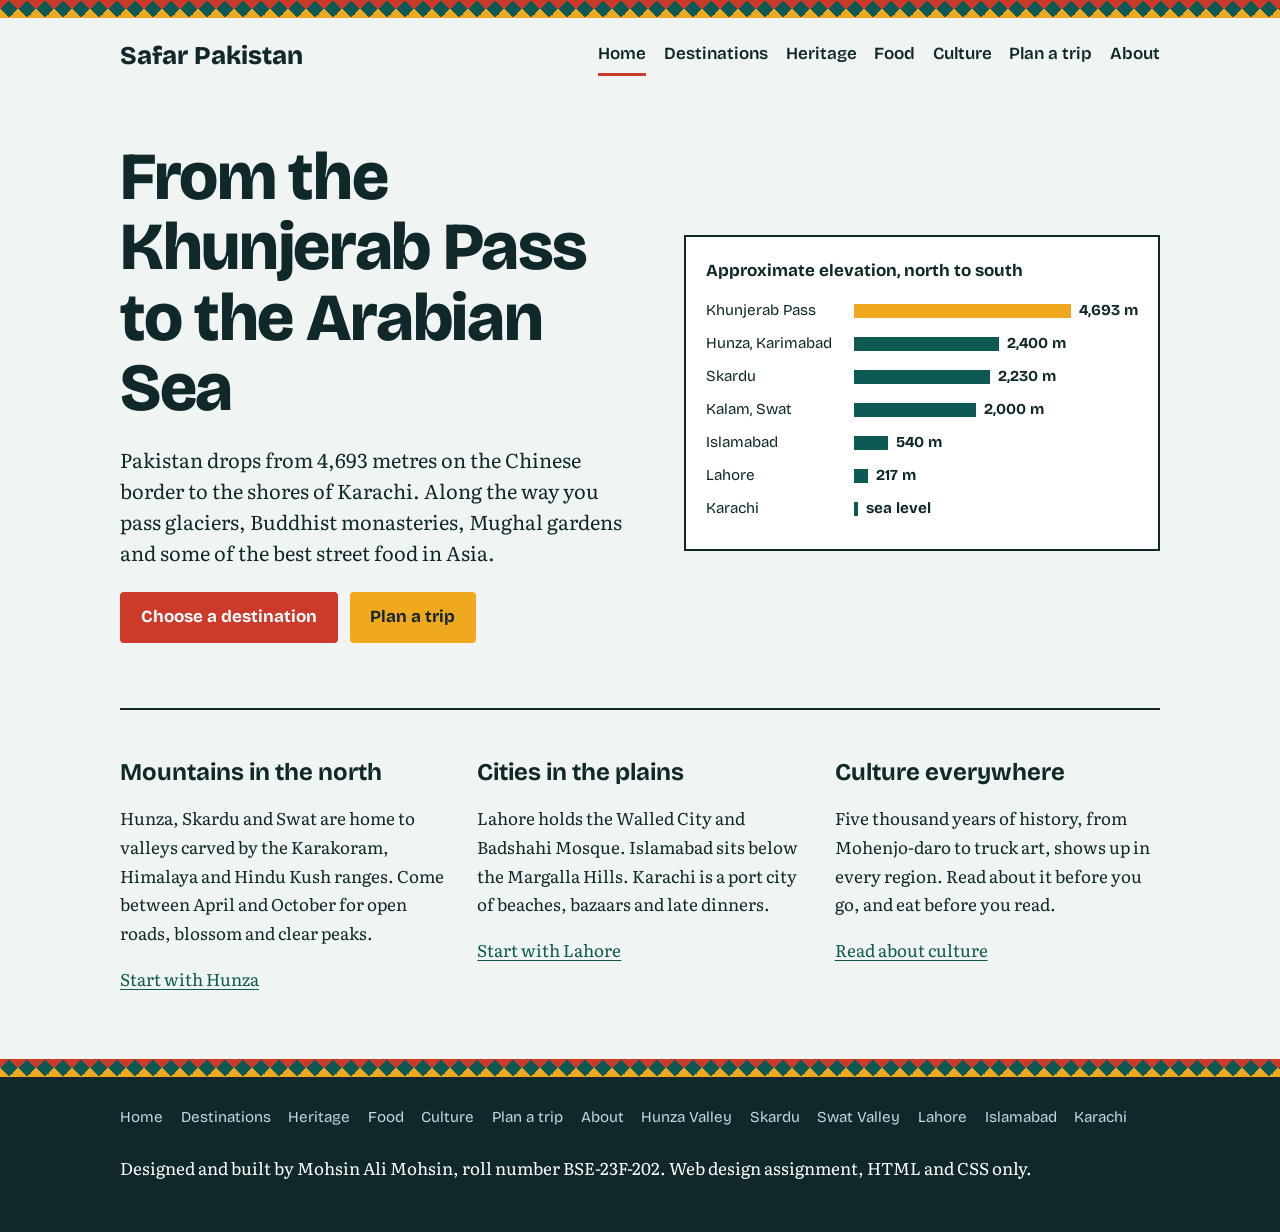
<file: index.html>
<!DOCTYPE html>
<html lang="en">
<head>
<meta charset="utf-8">
<meta name="viewport" content="width=device-width, initial-scale=1">
<title>Travel guide to Pakistan | Safar Pakistan</title>
<meta name="description" content="A student-built travel guide to Pakistan: mountains, cities, heritage, food and culture.">
<link rel="preconnect" href="https://fonts.googleapis.com">
<link rel="preconnect" href="https://fonts.gstatic.com" crossorigin>
<link href="https://fonts.googleapis.com/css2?family=Bricolage+Grotesque:wght@600;800&amp;family=Literata:wght@400;600&amp;display=swap" rel="stylesheet">
<link rel="stylesheet" href="style.css">
</head>
<body>
<div class="band" aria-hidden="true"></div>
<header class="wrap top">
<a class="brand" href="index.html">Safar Pakistan</a>
<nav aria-label="Main"><a href="index.html" aria-current="page">Home</a><a href="destinations.html">Destinations</a><a href="heritage.html">Heritage</a><a href="food.html">Food</a><a href="culture.html">Culture</a><a href="travel-guide.html">Plan a trip</a><a href="about.html">About</a></nav>
</header>
<main class="wrap">
<section class="hero">
<div>
<h1>From the Khunjerab Pass to the Arabian Sea</h1>
<p class="lead">Pakistan drops from 4,693 metres on the Chinese border to the shores of Karachi. Along the way you pass glaciers, Buddhist monasteries, Mughal gardens and some of the best street food in Asia.</p>
<p class="actions"><a class="btn" href="destinations.html">Choose a destination</a><a class="btn alt" href="travel-guide.html">Plan a trip</a></p>
</div>
<figure>
<figcaption>Approximate elevation, north to south</figcaption>
<ol class="ladder"><li><span>Khunjerab Pass</span><span class="track"><i style="width:100%"></i><b>4,693 m</b></span></li><li><span>Hunza, Karimabad</span><span class="track"><i style="width:51%"></i><b>2,400 m</b></span></li><li><span>Skardu</span><span class="track"><i style="width:48%"></i><b>2,230 m</b></span></li><li><span>Kalam, Swat</span><span class="track"><i style="width:43%"></i><b>2,000 m</b></span></li><li><span>Islamabad</span><span class="track"><i style="width:12%"></i><b>540 m</b></span></li><li><span>Lahore</span><span class="track"><i style="width:5%"></i><b>217 m</b></span></li><li><span>Karachi</span><span class="track"><i style="width:1%"></i><b>sea level</b></span></li></ol>
</figure>
</section>
<section class="split">
<div><h2>Mountains in the north</h2><p>Hunza, Skardu and Swat are home to valleys carved by the Karakoram, Himalaya and Hindu Kush ranges. Come between April and October for open roads, blossom and clear peaks.</p><p><a href="hunza.html">Start with Hunza</a></p></div>
<div><h2>Cities in the plains</h2><p>Lahore holds the Walled City and Badshahi Mosque. Islamabad sits below the Margalla Hills. Karachi is a port city of beaches, bazaars and late dinners.</p><p><a href="lahore.html">Start with Lahore</a></p></div>
<div><h2>Culture everywhere</h2><p>Five thousand years of history, from Mohenjo-daro to truck art, shows up in every region. Read about it before you go, and eat before you read.</p><p><a href="culture.html">Read about culture</a></p></div>
</section>
</main>
<div class="band" aria-hidden="true"></div>
<footer>
<div class="wrap">
<nav aria-label="All pages"><a href="index.html">Home</a><a href="destinations.html">Destinations</a><a href="heritage.html">Heritage</a><a href="food.html">Food</a><a href="culture.html">Culture</a><a href="travel-guide.html">Plan a trip</a><a href="about.html">About</a><a href="hunza.html">Hunza Valley</a><a href="skardu.html">Skardu</a><a href="swat.html">Swat Valley</a><a href="lahore.html">Lahore</a><a href="islamabad.html">Islamabad</a><a href="karachi.html">Karachi</a></nav>
<p>Designed and built by Mohsin Ali Mohsin, roll number BSE-23F-202. Web design assignment, HTML and CSS only.</p>
</div>
</footer>
</body>
</html>
</file>
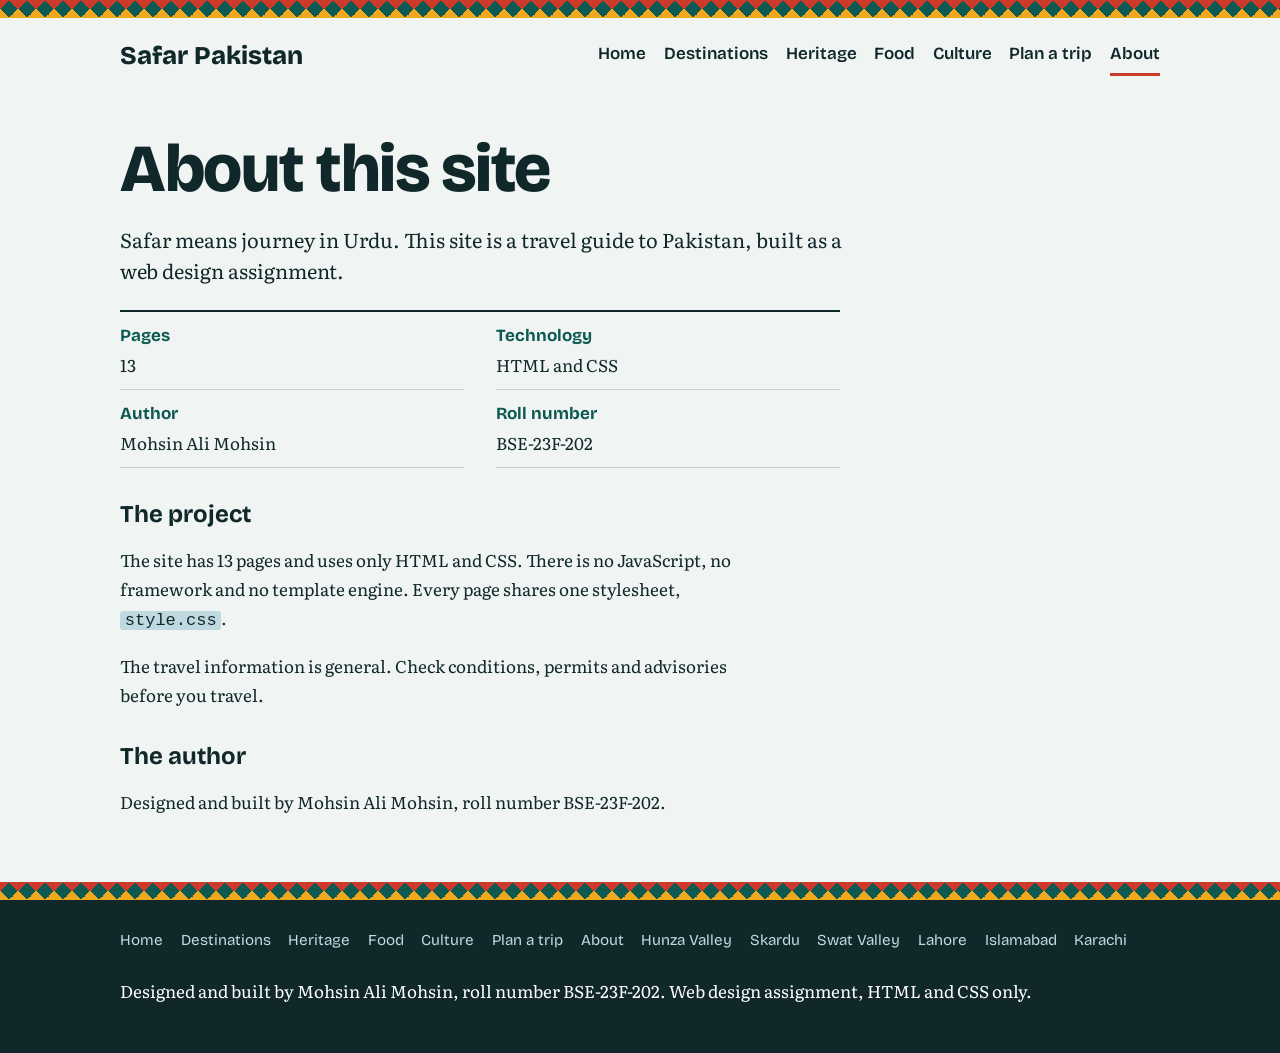
<file: about.html>
<!DOCTYPE html>
<html lang="en">
<head>
<meta charset="utf-8">
<meta name="viewport" content="width=device-width, initial-scale=1">
<title>About | Safar Pakistan</title>
<meta name="description" content="About Safar Pakistan, a student web design project built with HTML and CSS only.">
<link rel="preconnect" href="https://fonts.googleapis.com">
<link rel="preconnect" href="https://fonts.gstatic.com" crossorigin>
<link href="https://fonts.googleapis.com/css2?family=Bricolage+Grotesque:wght@600;800&amp;family=Literata:wght@400;600&amp;display=swap" rel="stylesheet">
<link rel="stylesheet" href="style.css">
</head>
<body>
<div class="band" aria-hidden="true"></div>
<header class="wrap top">
<a class="brand" href="index.html">Safar Pakistan</a>
<nav aria-label="Main"><a href="index.html">Home</a><a href="destinations.html">Destinations</a><a href="heritage.html">Heritage</a><a href="food.html">Food</a><a href="culture.html">Culture</a><a href="travel-guide.html">Plan a trip</a><a href="about.html" aria-current="page">About</a></nav>
</header>
<main class="wrap">
<article class="page"><h1>About this site</h1><p class="lead">Safar means journey in Urdu. This site is a travel guide to Pakistan, built as a web design assignment.</p><dl class="facts"><div><dt>Pages</dt><dd>13</dd></div><div><dt>Technology</dt><dd>HTML and CSS</dd></div><div><dt>Author</dt><dd>Mohsin Ali Mohsin</dd></div><div><dt>Roll number</dt><dd>BSE-23F-202</dd></div></dl><section><h2>The project</h2><p>The site has 13 pages and uses only HTML and CSS. There is no JavaScript, no framework and no template engine. Every page shares one stylesheet, <code>style.css</code>.</p><p>The travel information is general. Check conditions, permits and advisories before you travel.</p></section><section><h2>The author</h2><p>Designed and built by Mohsin Ali Mohsin, roll number BSE-23F-202.</p></section></article>
</main>
<div class="band" aria-hidden="true"></div>
<footer>
<div class="wrap">
<nav aria-label="All pages"><a href="index.html">Home</a><a href="destinations.html">Destinations</a><a href="heritage.html">Heritage</a><a href="food.html">Food</a><a href="culture.html">Culture</a><a href="travel-guide.html">Plan a trip</a><a href="about.html">About</a><a href="hunza.html">Hunza Valley</a><a href="skardu.html">Skardu</a><a href="swat.html">Swat Valley</a><a href="lahore.html">Lahore</a><a href="islamabad.html">Islamabad</a><a href="karachi.html">Karachi</a></nav>
<p>Designed and built by Mohsin Ali Mohsin, roll number BSE-23F-202. Web design assignment, HTML and CSS only.</p>
</div>
</footer>
</body>
</html>
</file>
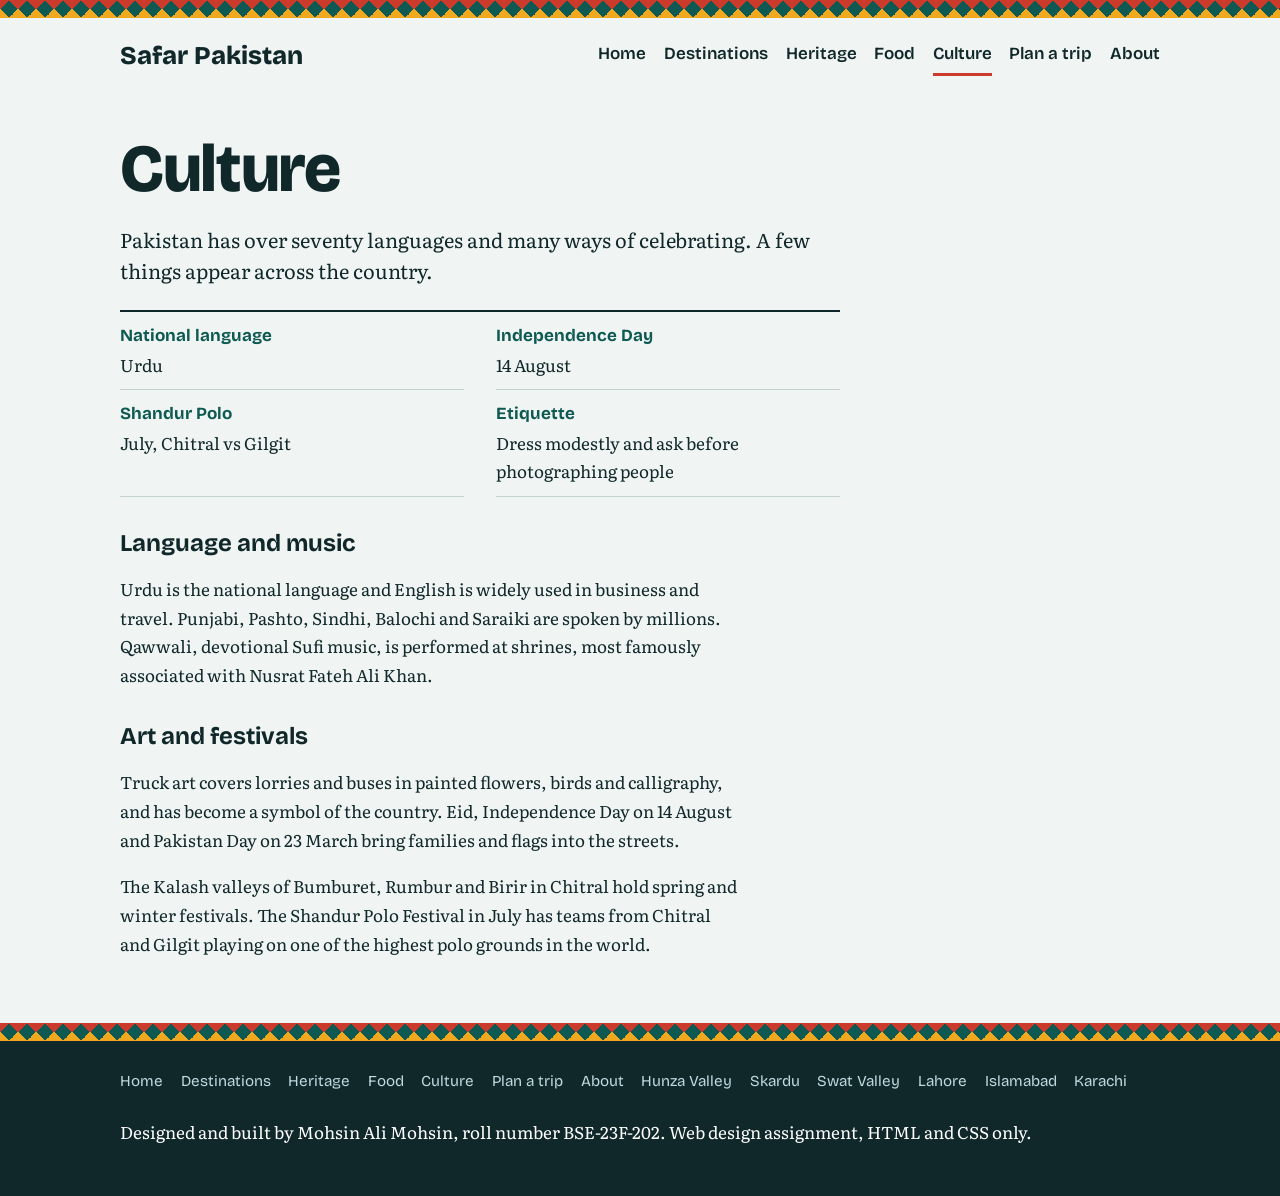
<file: culture.html>
<!DOCTYPE html>
<html lang="en">
<head>
<meta charset="utf-8">
<meta name="viewport" content="width=device-width, initial-scale=1">
<title>Culture | Safar Pakistan</title>
<meta name="description" content="Pakistani culture: languages, truck art, Sufi music, Kalash festivals and Shandur Polo.">
<link rel="preconnect" href="https://fonts.googleapis.com">
<link rel="preconnect" href="https://fonts.gstatic.com" crossorigin>
<link href="https://fonts.googleapis.com/css2?family=Bricolage+Grotesque:wght@600;800&amp;family=Literata:wght@400;600&amp;display=swap" rel="stylesheet">
<link rel="stylesheet" href="style.css">
</head>
<body>
<div class="band" aria-hidden="true"></div>
<header class="wrap top">
<a class="brand" href="index.html">Safar Pakistan</a>
<nav aria-label="Main"><a href="index.html">Home</a><a href="destinations.html">Destinations</a><a href="heritage.html">Heritage</a><a href="food.html">Food</a><a href="culture.html" aria-current="page">Culture</a><a href="travel-guide.html">Plan a trip</a><a href="about.html">About</a></nav>
</header>
<main class="wrap">
<article class="page"><h1>Culture</h1><p class="lead">Pakistan has over seventy languages and many ways of celebrating. A few things appear across the country.</p><dl class="facts"><div><dt>National language</dt><dd>Urdu</dd></div><div><dt>Independence Day</dt><dd>14 August</dd></div><div><dt>Shandur Polo</dt><dd>July, Chitral vs Gilgit</dd></div><div><dt>Etiquette</dt><dd>Dress modestly and ask before photographing people</dd></div></dl><section><h2>Language and music</h2><p>Urdu is the national language and English is widely used in business and travel. Punjabi, Pashto, Sindhi, Balochi and Saraiki are spoken by millions. Qawwali, devotional Sufi music, is performed at shrines, most famously associated with Nusrat Fateh Ali Khan.</p></section><section><h2>Art and festivals</h2><p>Truck art covers lorries and buses in painted flowers, birds and calligraphy, and has become a symbol of the country. Eid, Independence Day on 14 August and Pakistan Day on 23 March bring families and flags into the streets.</p><p>The Kalash valleys of Bumburet, Rumbur and Birir in Chitral hold spring and winter festivals. The Shandur Polo Festival in July has teams from Chitral and Gilgit playing on one of the highest polo grounds in the world.</p></section></article>
</main>
<div class="band" aria-hidden="true"></div>
<footer>
<div class="wrap">
<nav aria-label="All pages"><a href="index.html">Home</a><a href="destinations.html">Destinations</a><a href="heritage.html">Heritage</a><a href="food.html">Food</a><a href="culture.html">Culture</a><a href="travel-guide.html">Plan a trip</a><a href="about.html">About</a><a href="hunza.html">Hunza Valley</a><a href="skardu.html">Skardu</a><a href="swat.html">Swat Valley</a><a href="lahore.html">Lahore</a><a href="islamabad.html">Islamabad</a><a href="karachi.html">Karachi</a></nav>
<p>Designed and built by Mohsin Ali Mohsin, roll number BSE-23F-202. Web design assignment, HTML and CSS only.</p>
</div>
</footer>
</body>
</html>
</file>
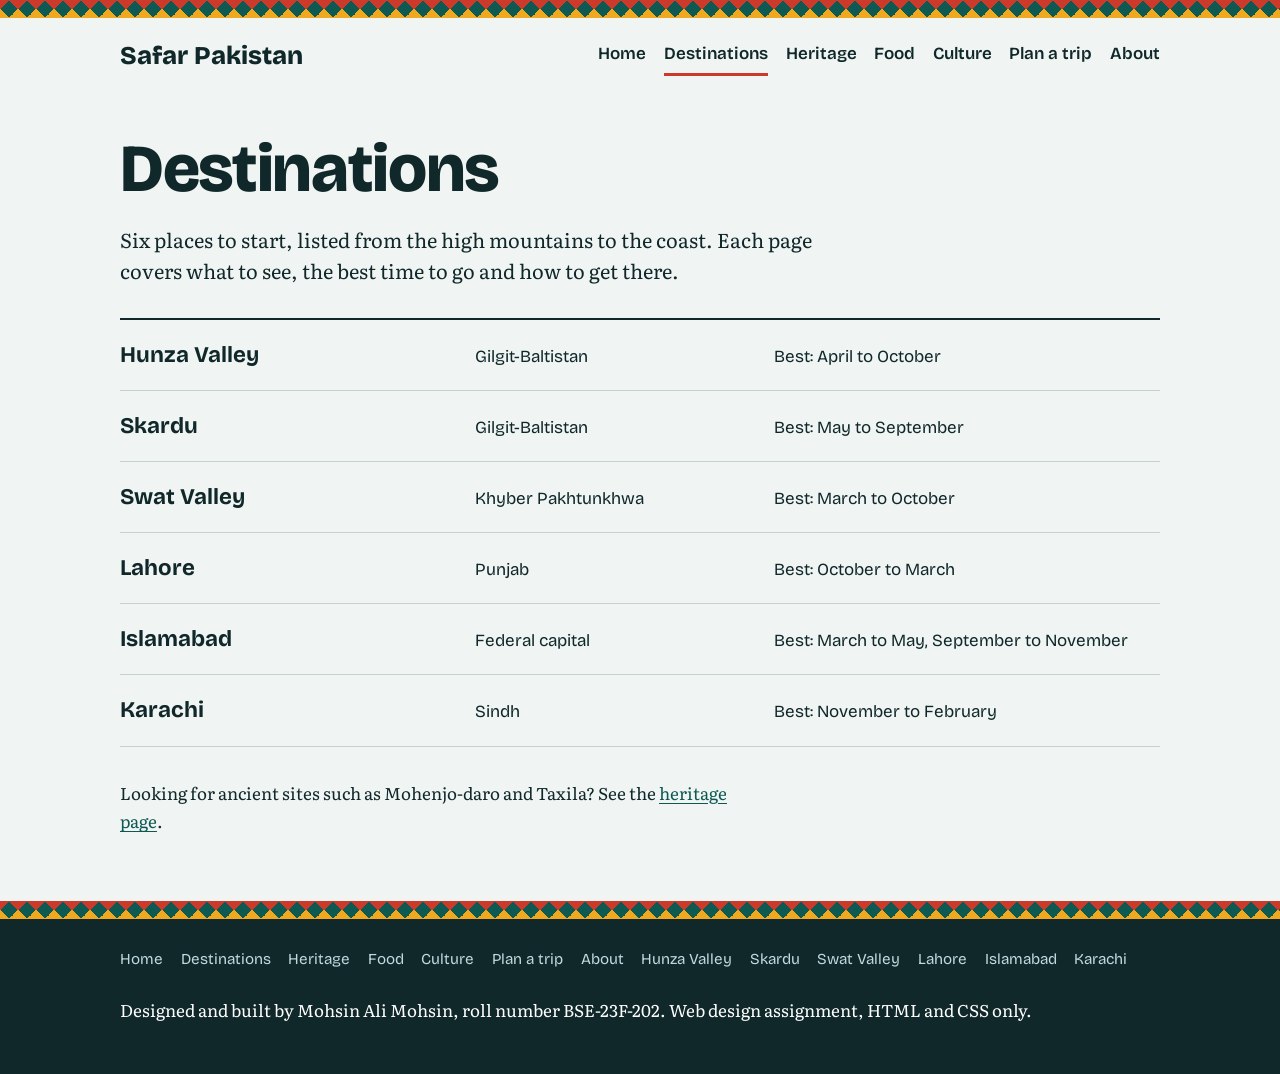
<file: destinations.html>
<!DOCTYPE html>
<html lang="en">
<head>
<meta charset="utf-8">
<meta name="viewport" content="width=device-width, initial-scale=1">
<title>Destinations | Safar Pakistan</title>
<meta name="description" content="Six destinations in Pakistan with regions and best travel seasons.">
<link rel="preconnect" href="https://fonts.googleapis.com">
<link rel="preconnect" href="https://fonts.gstatic.com" crossorigin>
<link href="https://fonts.googleapis.com/css2?family=Bricolage+Grotesque:wght@600;800&amp;family=Literata:wght@400;600&amp;display=swap" rel="stylesheet">
<link rel="stylesheet" href="style.css">
</head>
<body>
<div class="band" aria-hidden="true"></div>
<header class="wrap top">
<a class="brand" href="index.html">Safar Pakistan</a>
<nav aria-label="Main"><a href="index.html">Home</a><a href="destinations.html" aria-current="page">Destinations</a><a href="heritage.html">Heritage</a><a href="food.html">Food</a><a href="culture.html">Culture</a><a href="travel-guide.html">Plan a trip</a><a href="about.html">About</a></nav>
</header>
<main class="wrap">
<article class="page"><h1>Destinations</h1><p class="lead">Six places to start, listed from the high mountains to the coast. Each page covers what to see, the best time to go and how to get there.</p><ul class="rows"><li><a href="hunza.html"><strong>Hunza Valley</strong><span>Gilgit-Baltistan</span><span>Best: April to October</span></a></li><li><a href="skardu.html"><strong>Skardu</strong><span>Gilgit-Baltistan</span><span>Best: May to September</span></a></li><li><a href="swat.html"><strong>Swat Valley</strong><span>Khyber Pakhtunkhwa</span><span>Best: March to October</span></a></li><li><a href="lahore.html"><strong>Lahore</strong><span>Punjab</span><span>Best: October to March</span></a></li><li><a href="islamabad.html"><strong>Islamabad</strong><span>Federal capital</span><span>Best: March to May, September to November</span></a></li><li><a href="karachi.html"><strong>Karachi</strong><span>Sindh</span><span>Best: November to February</span></a></li></ul><p>Looking for ancient sites such as Mohenjo-daro and Taxila? See the <a href="heritage.html">heritage page</a>.</p></article>
</main>
<div class="band" aria-hidden="true"></div>
<footer>
<div class="wrap">
<nav aria-label="All pages"><a href="index.html">Home</a><a href="destinations.html">Destinations</a><a href="heritage.html">Heritage</a><a href="food.html">Food</a><a href="culture.html">Culture</a><a href="travel-guide.html">Plan a trip</a><a href="about.html">About</a><a href="hunza.html">Hunza Valley</a><a href="skardu.html">Skardu</a><a href="swat.html">Swat Valley</a><a href="lahore.html">Lahore</a><a href="islamabad.html">Islamabad</a><a href="karachi.html">Karachi</a></nav>
<p>Designed and built by Mohsin Ali Mohsin, roll number BSE-23F-202. Web design assignment, HTML and CSS only.</p>
</div>
</footer>
</body>
</html>
</file>
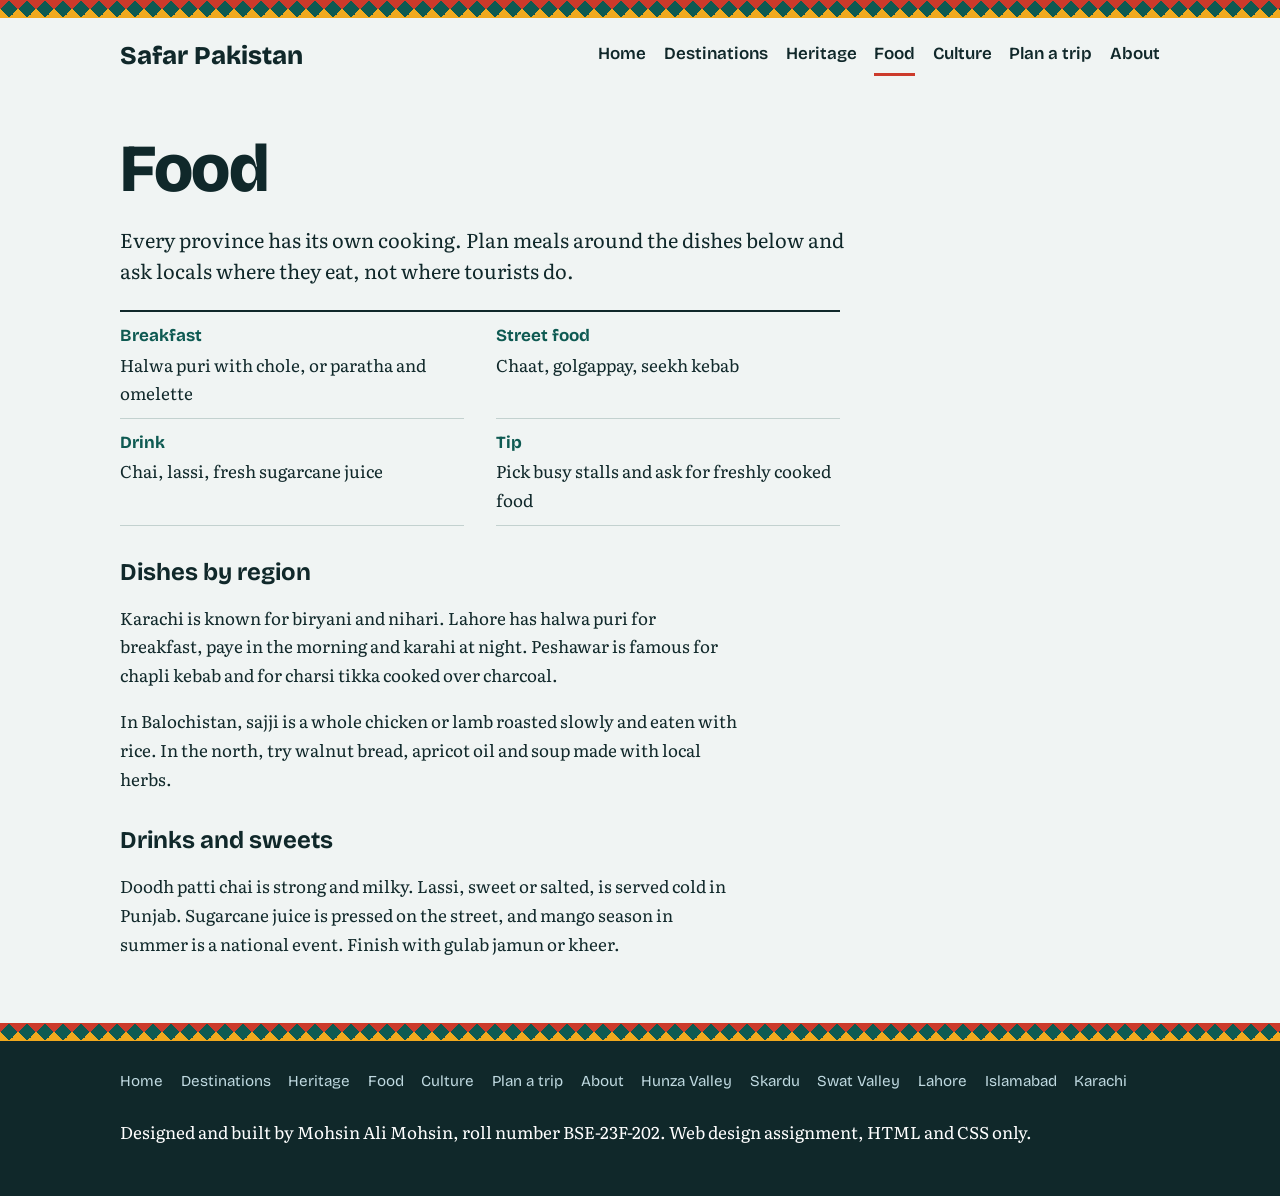
<file: food.html>
<!DOCTYPE html>
<html lang="en">
<head>
<meta charset="utf-8">
<meta name="viewport" content="width=device-width, initial-scale=1">
<title>Food | Safar Pakistan</title>
<meta name="description" content="Pakistani food by region: biryani, nihari, chapli kebab, sajji, haleem, lassi and chai.">
<link rel="preconnect" href="https://fonts.googleapis.com">
<link rel="preconnect" href="https://fonts.gstatic.com" crossorigin>
<link href="https://fonts.googleapis.com/css2?family=Bricolage+Grotesque:wght@600;800&amp;family=Literata:wght@400;600&amp;display=swap" rel="stylesheet">
<link rel="stylesheet" href="style.css">
</head>
<body>
<div class="band" aria-hidden="true"></div>
<header class="wrap top">
<a class="brand" href="index.html">Safar Pakistan</a>
<nav aria-label="Main"><a href="index.html">Home</a><a href="destinations.html">Destinations</a><a href="heritage.html">Heritage</a><a href="food.html" aria-current="page">Food</a><a href="culture.html">Culture</a><a href="travel-guide.html">Plan a trip</a><a href="about.html">About</a></nav>
</header>
<main class="wrap">
<article class="page"><h1>Food</h1><p class="lead">Every province has its own cooking. Plan meals around the dishes below and ask locals where they eat, not where tourists do.</p><dl class="facts"><div><dt>Breakfast</dt><dd>Halwa puri with chole, or paratha and omelette</dd></div><div><dt>Street food</dt><dd>Chaat, golgappay, seekh kebab</dd></div><div><dt>Drink</dt><dd>Chai, lassi, fresh sugarcane juice</dd></div><div><dt>Tip</dt><dd>Pick busy stalls and ask for freshly cooked food</dd></div></dl><section><h2>Dishes by region</h2><p>Karachi is known for biryani and nihari. Lahore has halwa puri for breakfast, paye in the morning and karahi at night. Peshawar is famous for chapli kebab and for charsi tikka cooked over charcoal.</p><p>In Balochistan, sajji is a whole chicken or lamb roasted slowly and eaten with rice. In the north, try walnut bread, apricot oil and soup made with local herbs.</p></section><section><h2>Drinks and sweets</h2><p>Doodh patti chai is strong and milky. Lassi, sweet or salted, is served cold in Punjab. Sugarcane juice is pressed on the street, and mango season in summer is a national event. Finish with gulab jamun or kheer.</p></section></article>
</main>
<div class="band" aria-hidden="true"></div>
<footer>
<div class="wrap">
<nav aria-label="All pages"><a href="index.html">Home</a><a href="destinations.html">Destinations</a><a href="heritage.html">Heritage</a><a href="food.html">Food</a><a href="culture.html">Culture</a><a href="travel-guide.html">Plan a trip</a><a href="about.html">About</a><a href="hunza.html">Hunza Valley</a><a href="skardu.html">Skardu</a><a href="swat.html">Swat Valley</a><a href="lahore.html">Lahore</a><a href="islamabad.html">Islamabad</a><a href="karachi.html">Karachi</a></nav>
<p>Designed and built by Mohsin Ali Mohsin, roll number BSE-23F-202. Web design assignment, HTML and CSS only.</p>
</div>
</footer>
</body>
</html>
</file>
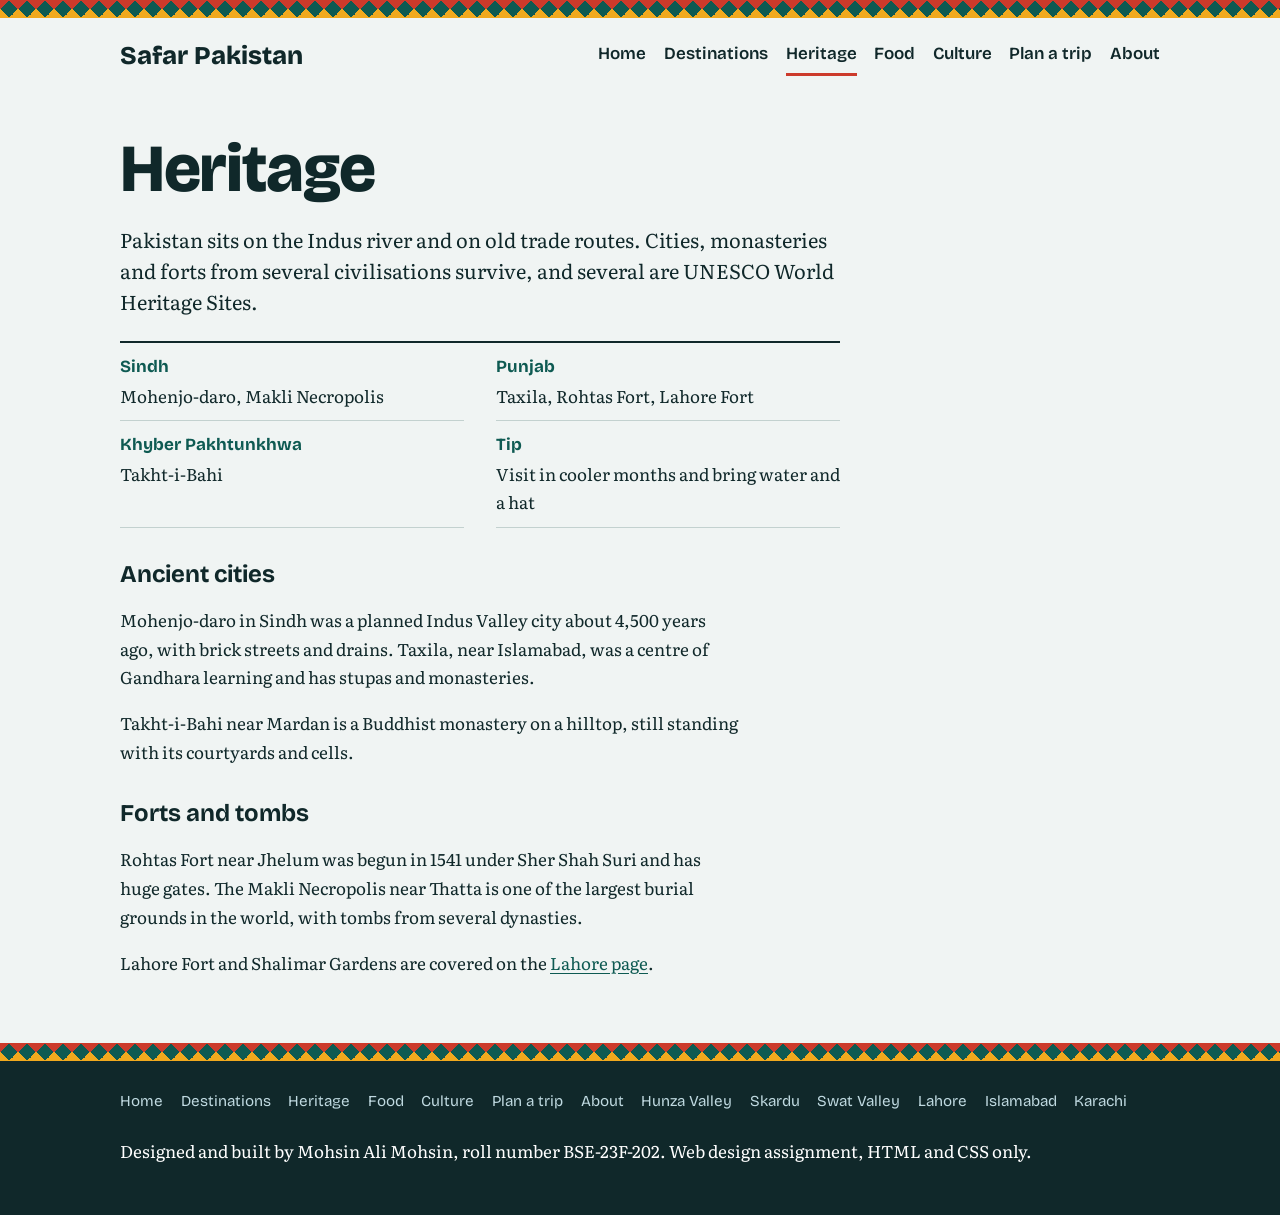
<file: heritage.html>
<!DOCTYPE html>
<html lang="en">
<head>
<meta charset="utf-8">
<meta name="viewport" content="width=device-width, initial-scale=1">
<title>Heritage | Safar Pakistan</title>
<meta name="description" content="Pakistan heritage sites: Mohenjo-daro, Taxila, Takht-i-Bahi, Rohtas Fort, Makli and Lahore.">
<link rel="preconnect" href="https://fonts.googleapis.com">
<link rel="preconnect" href="https://fonts.gstatic.com" crossorigin>
<link href="https://fonts.googleapis.com/css2?family=Bricolage+Grotesque:wght@600;800&amp;family=Literata:wght@400;600&amp;display=swap" rel="stylesheet">
<link rel="stylesheet" href="style.css">
</head>
<body>
<div class="band" aria-hidden="true"></div>
<header class="wrap top">
<a class="brand" href="index.html">Safar Pakistan</a>
<nav aria-label="Main"><a href="index.html">Home</a><a href="destinations.html">Destinations</a><a href="heritage.html" aria-current="page">Heritage</a><a href="food.html">Food</a><a href="culture.html">Culture</a><a href="travel-guide.html">Plan a trip</a><a href="about.html">About</a></nav>
</header>
<main class="wrap">
<article class="page"><h1>Heritage</h1><p class="lead">Pakistan sits on the Indus river and on old trade routes. Cities, monasteries and forts from several civilisations survive, and several are UNESCO World Heritage Sites.</p><dl class="facts"><div><dt>Sindh</dt><dd>Mohenjo-daro, Makli Necropolis</dd></div><div><dt>Punjab</dt><dd>Taxila, Rohtas Fort, Lahore Fort</dd></div><div><dt>Khyber Pakhtunkhwa</dt><dd>Takht-i-Bahi</dd></div><div><dt>Tip</dt><dd>Visit in cooler months and bring water and a hat</dd></div></dl><section><h2>Ancient cities</h2><p>Mohenjo-daro in Sindh was a planned Indus Valley city about 4,500 years ago, with brick streets and drains. Taxila, near Islamabad, was a centre of Gandhara learning and has stupas and monasteries.</p><p>Takht-i-Bahi near Mardan is a Buddhist monastery on a hilltop, still standing with its courtyards and cells.</p></section><section><h2>Forts and tombs</h2><p>Rohtas Fort near Jhelum was begun in 1541 under Sher Shah Suri and has huge gates. The Makli Necropolis near Thatta is one of the largest burial grounds in the world, with tombs from several dynasties.</p><p>Lahore Fort and Shalimar Gardens are covered on the <a href="lahore.html">Lahore page</a>.</p></section></article>
</main>
<div class="band" aria-hidden="true"></div>
<footer>
<div class="wrap">
<nav aria-label="All pages"><a href="index.html">Home</a><a href="destinations.html">Destinations</a><a href="heritage.html">Heritage</a><a href="food.html">Food</a><a href="culture.html">Culture</a><a href="travel-guide.html">Plan a trip</a><a href="about.html">About</a><a href="hunza.html">Hunza Valley</a><a href="skardu.html">Skardu</a><a href="swat.html">Swat Valley</a><a href="lahore.html">Lahore</a><a href="islamabad.html">Islamabad</a><a href="karachi.html">Karachi</a></nav>
<p>Designed and built by Mohsin Ali Mohsin, roll number BSE-23F-202. Web design assignment, HTML and CSS only.</p>
</div>
</footer>
</body>
</html>
</file>
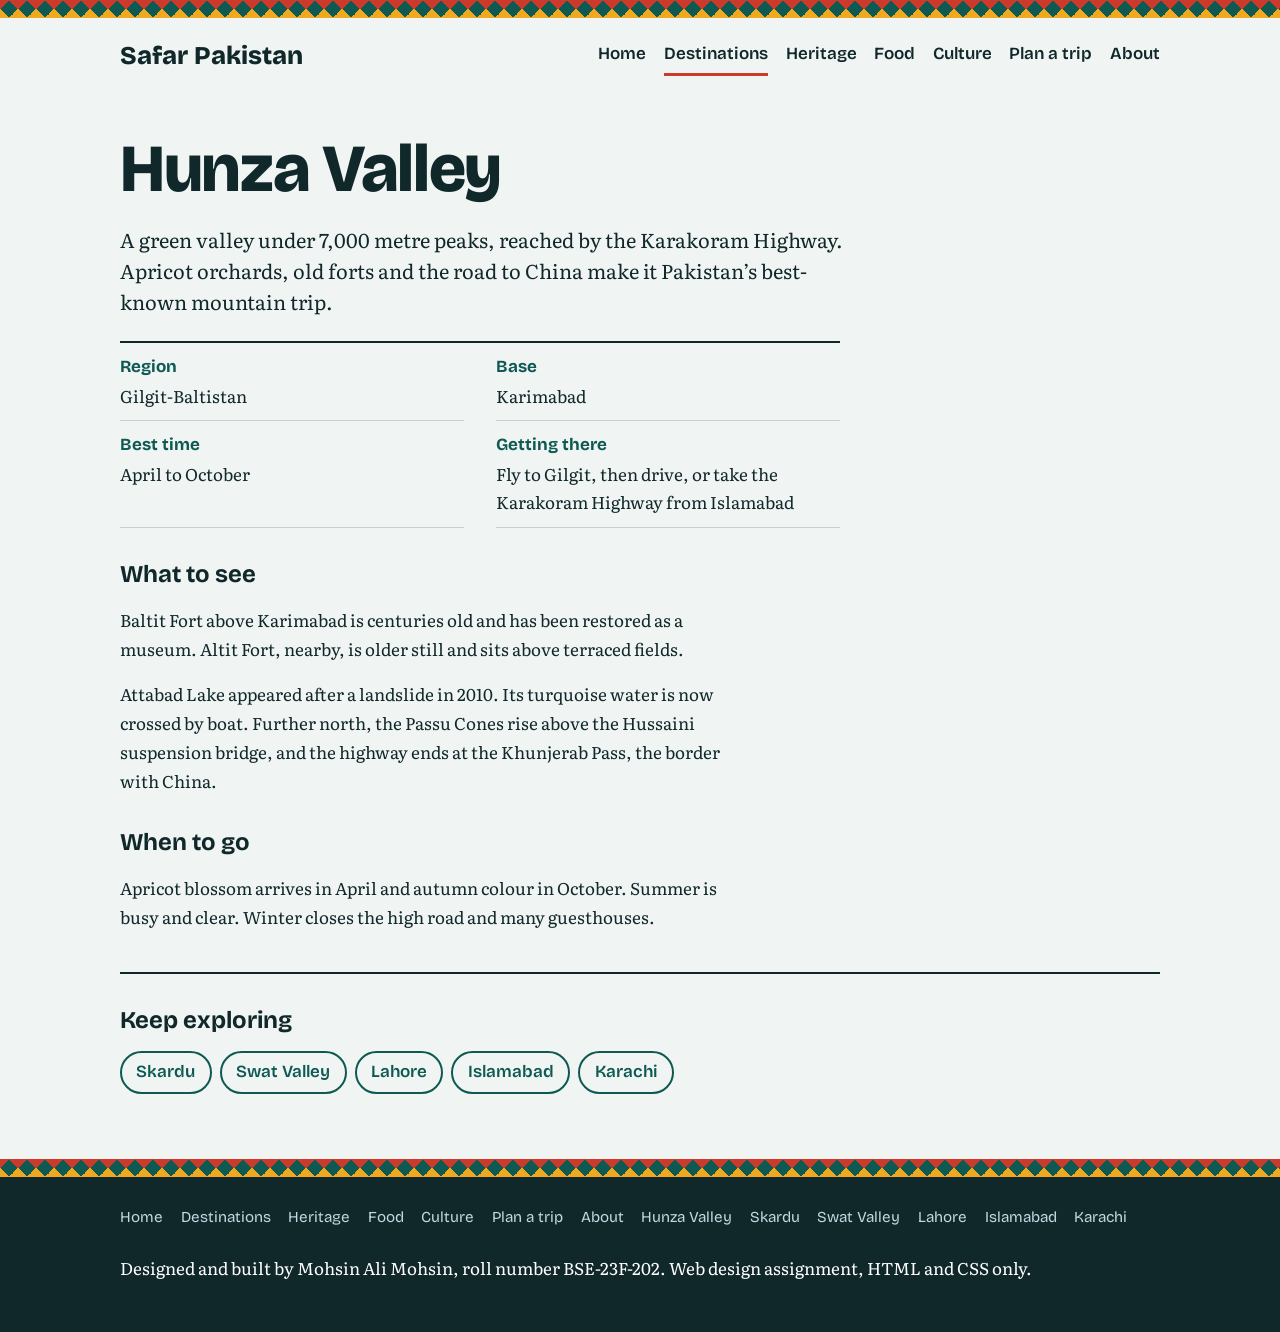
<file: hunza.html>
<!DOCTYPE html>
<html lang="en">
<head>
<meta charset="utf-8">
<meta name="viewport" content="width=device-width, initial-scale=1">
<title>Hunza Valley | Safar Pakistan</title>
<meta name="description" content="Hunza Valley in Gilgit-Baltistan: forts, Attabad Lake, Passu Cones and the Karakoram Highway.">
<link rel="preconnect" href="https://fonts.googleapis.com">
<link rel="preconnect" href="https://fonts.gstatic.com" crossorigin>
<link href="https://fonts.googleapis.com/css2?family=Bricolage+Grotesque:wght@600;800&amp;family=Literata:wght@400;600&amp;display=swap" rel="stylesheet">
<link rel="stylesheet" href="style.css">
</head>
<body>
<div class="band" aria-hidden="true"></div>
<header class="wrap top">
<a class="brand" href="index.html">Safar Pakistan</a>
<nav aria-label="Main"><a href="index.html">Home</a><a href="destinations.html" aria-current="page">Destinations</a><a href="heritage.html">Heritage</a><a href="food.html">Food</a><a href="culture.html">Culture</a><a href="travel-guide.html">Plan a trip</a><a href="about.html">About</a></nav>
</header>
<main class="wrap">
<article class="page"><h1>Hunza Valley</h1><p class="lead">A green valley under 7,000 metre peaks, reached by the Karakoram Highway. Apricot orchards, old forts and the road to China make it Pakistan&rsquo;s best-known mountain trip.</p><dl class="facts"><div><dt>Region</dt><dd>Gilgit-Baltistan</dd></div><div><dt>Base</dt><dd>Karimabad</dd></div><div><dt>Best time</dt><dd>April to October</dd></div><div><dt>Getting there</dt><dd>Fly to Gilgit, then drive, or take the Karakoram Highway from Islamabad</dd></div></dl><section><h2>What to see</h2><p>Baltit Fort above Karimabad is centuries old and has been restored as a museum. Altit Fort, nearby, is older still and sits above terraced fields.</p><p>Attabad Lake appeared after a landslide in 2010. Its turquoise water is now crossed by boat. Further north, the Passu Cones rise above the Hussaini suspension bridge, and the highway ends at the Khunjerab Pass, the border with China.</p></section><section><h2>When to go</h2><p>Apricot blossom arrives in April and autumn colour in October. Summer is busy and clear. Winter closes the high road and many guesthouses.</p></section><aside class="more"><h2>Keep exploring</h2><p class="chips"><a href="skardu.html">Skardu</a><a href="swat.html">Swat Valley</a><a href="lahore.html">Lahore</a><a href="islamabad.html">Islamabad</a><a href="karachi.html">Karachi</a></p></aside></article>
</main>
<div class="band" aria-hidden="true"></div>
<footer>
<div class="wrap">
<nav aria-label="All pages"><a href="index.html">Home</a><a href="destinations.html">Destinations</a><a href="heritage.html">Heritage</a><a href="food.html">Food</a><a href="culture.html">Culture</a><a href="travel-guide.html">Plan a trip</a><a href="about.html">About</a><a href="hunza.html">Hunza Valley</a><a href="skardu.html">Skardu</a><a href="swat.html">Swat Valley</a><a href="lahore.html">Lahore</a><a href="islamabad.html">Islamabad</a><a href="karachi.html">Karachi</a></nav>
<p>Designed and built by Mohsin Ali Mohsin, roll number BSE-23F-202. Web design assignment, HTML and CSS only.</p>
</div>
</footer>
</body>
</html>
</file>
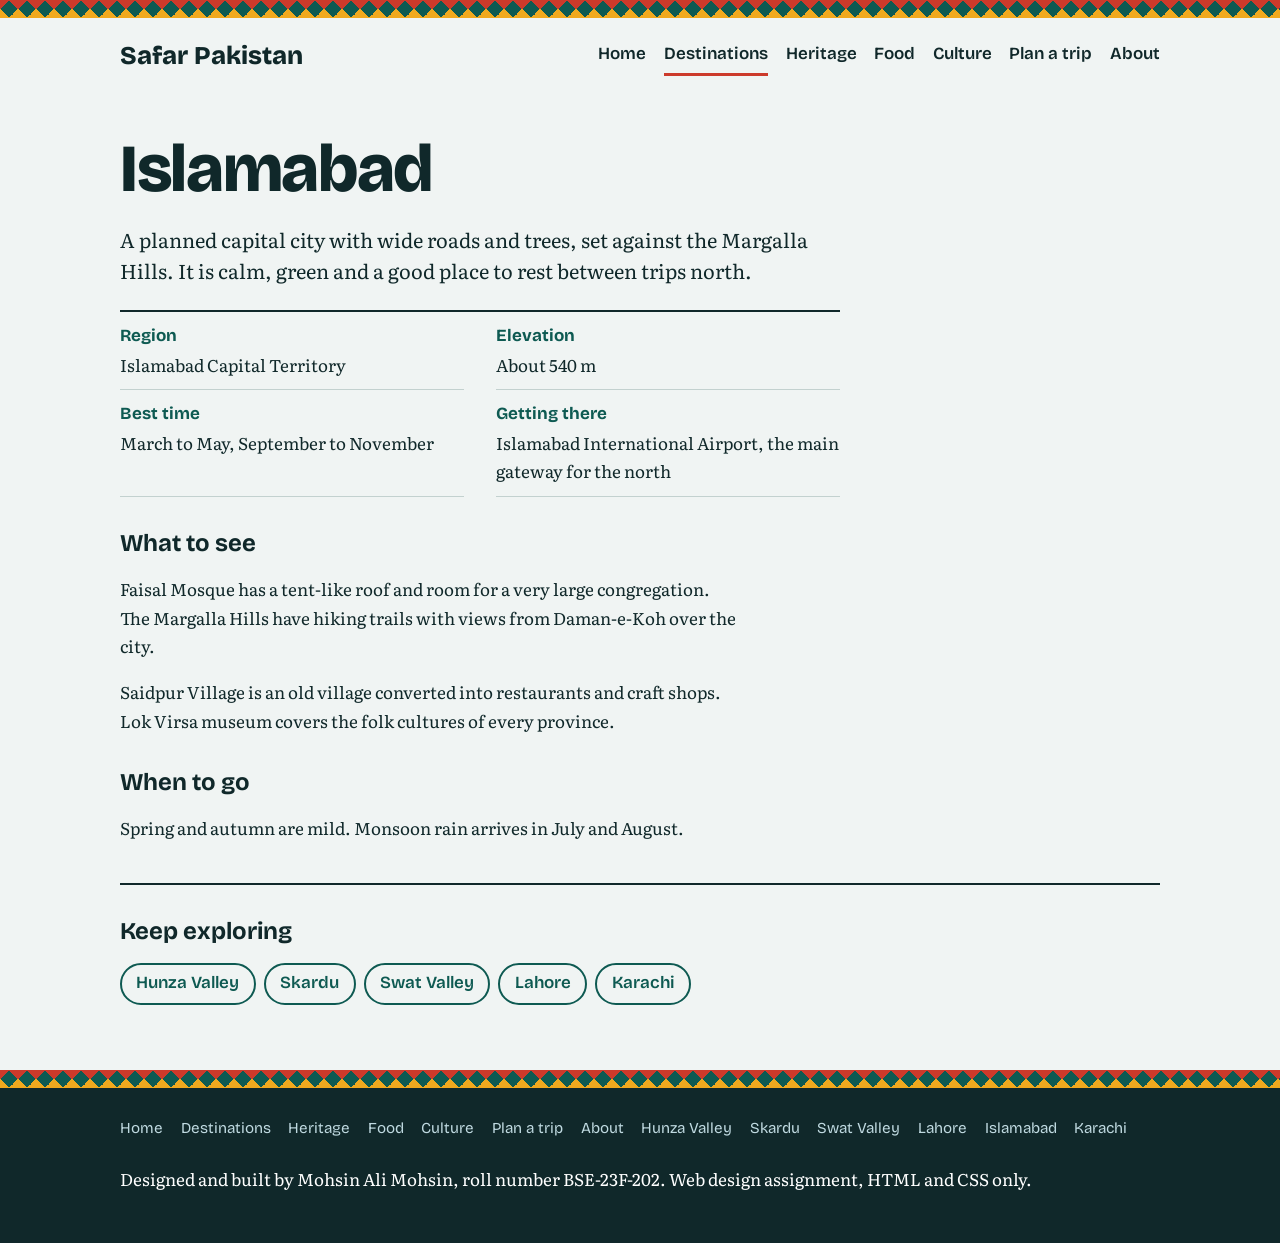
<file: islamabad.html>
<!DOCTYPE html>
<html lang="en">
<head>
<meta charset="utf-8">
<meta name="viewport" content="width=device-width, initial-scale=1">
<title>Islamabad | Safar Pakistan</title>
<meta name="description" content="Islamabad: Faisal Mosque, Margalla Hills, Daman-e-Koh and Saidpur Village.">
<link rel="preconnect" href="https://fonts.googleapis.com">
<link rel="preconnect" href="https://fonts.gstatic.com" crossorigin>
<link href="https://fonts.googleapis.com/css2?family=Bricolage+Grotesque:wght@600;800&amp;family=Literata:wght@400;600&amp;display=swap" rel="stylesheet">
<link rel="stylesheet" href="style.css">
</head>
<body>
<div class="band" aria-hidden="true"></div>
<header class="wrap top">
<a class="brand" href="index.html">Safar Pakistan</a>
<nav aria-label="Main"><a href="index.html">Home</a><a href="destinations.html" aria-current="page">Destinations</a><a href="heritage.html">Heritage</a><a href="food.html">Food</a><a href="culture.html">Culture</a><a href="travel-guide.html">Plan a trip</a><a href="about.html">About</a></nav>
</header>
<main class="wrap">
<article class="page"><h1>Islamabad</h1><p class="lead">A planned capital city with wide roads and trees, set against the Margalla Hills. It is calm, green and a good place to rest between trips north.</p><dl class="facts"><div><dt>Region</dt><dd>Islamabad Capital Territory</dd></div><div><dt>Elevation</dt><dd>About 540 m</dd></div><div><dt>Best time</dt><dd>March to May, September to November</dd></div><div><dt>Getting there</dt><dd>Islamabad International Airport, the main gateway for the north</dd></div></dl><section><h2>What to see</h2><p>Faisal Mosque has a tent-like roof and room for a very large congregation. The Margalla Hills have hiking trails with views from Daman-e-Koh over the city.</p><p>Saidpur Village is an old village converted into restaurants and craft shops. Lok Virsa museum covers the folk cultures of every province.</p></section><section><h2>When to go</h2><p>Spring and autumn are mild. Monsoon rain arrives in July and August.</p></section><aside class="more"><h2>Keep exploring</h2><p class="chips"><a href="hunza.html">Hunza Valley</a><a href="skardu.html">Skardu</a><a href="swat.html">Swat Valley</a><a href="lahore.html">Lahore</a><a href="karachi.html">Karachi</a></p></aside></article>
</main>
<div class="band" aria-hidden="true"></div>
<footer>
<div class="wrap">
<nav aria-label="All pages"><a href="index.html">Home</a><a href="destinations.html">Destinations</a><a href="heritage.html">Heritage</a><a href="food.html">Food</a><a href="culture.html">Culture</a><a href="travel-guide.html">Plan a trip</a><a href="about.html">About</a><a href="hunza.html">Hunza Valley</a><a href="skardu.html">Skardu</a><a href="swat.html">Swat Valley</a><a href="lahore.html">Lahore</a><a href="islamabad.html">Islamabad</a><a href="karachi.html">Karachi</a></nav>
<p>Designed and built by Mohsin Ali Mohsin, roll number BSE-23F-202. Web design assignment, HTML and CSS only.</p>
</div>
</footer>
</body>
</html>
</file>
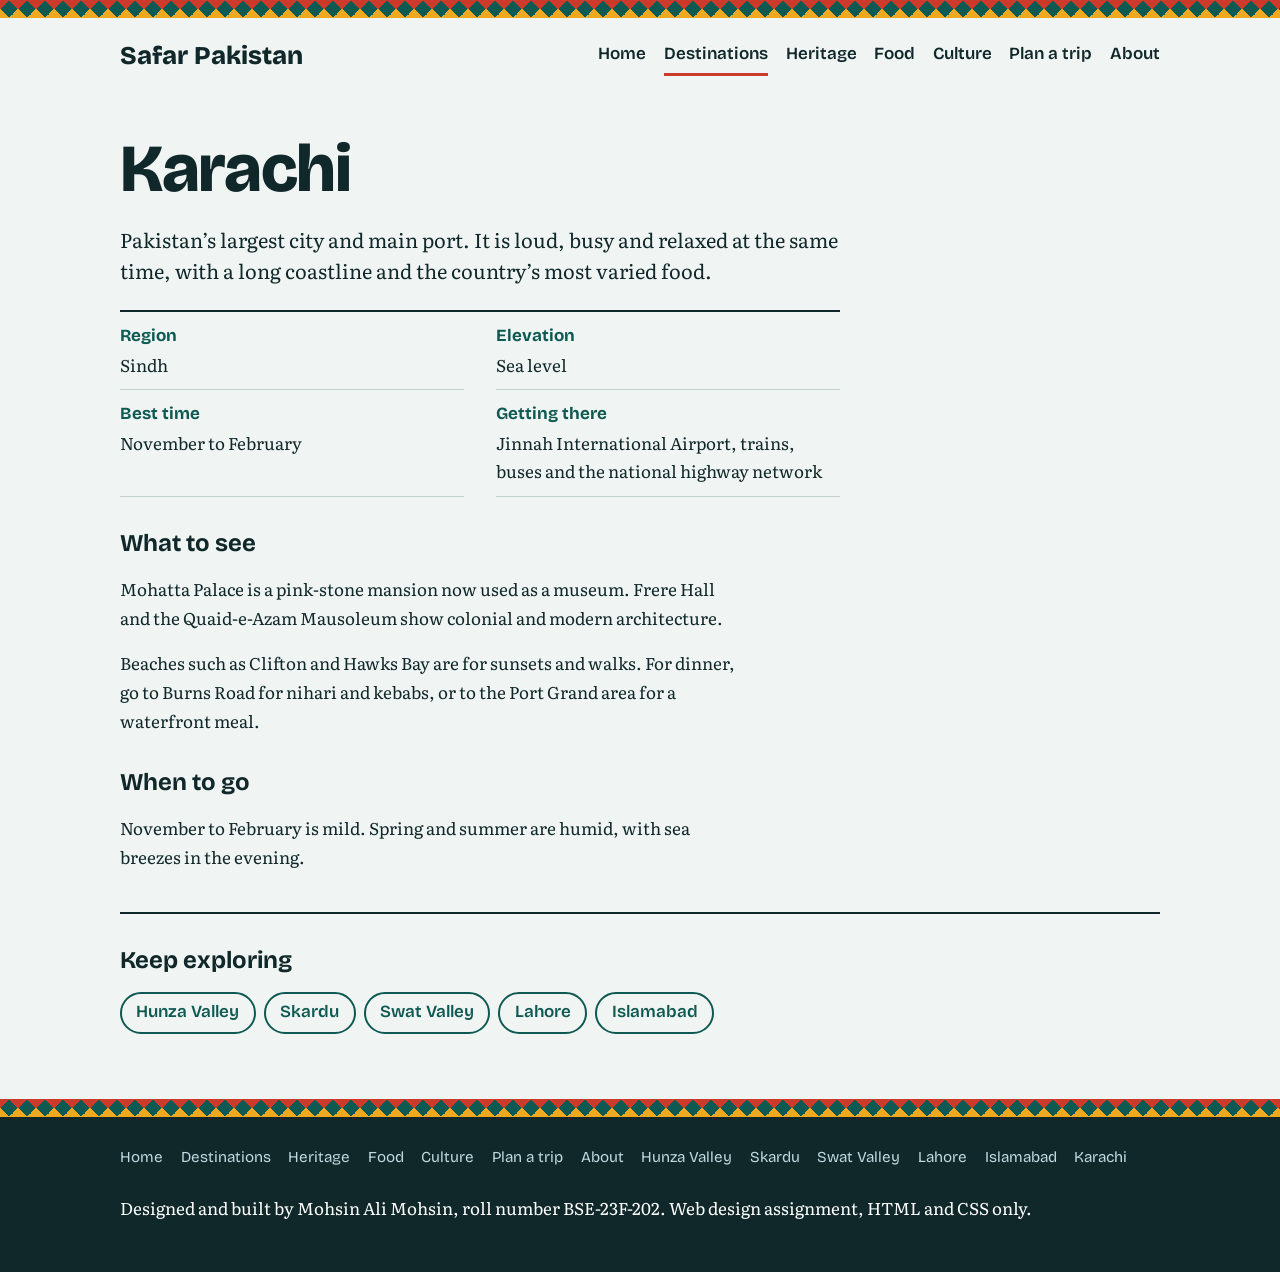
<file: karachi.html>
<!DOCTYPE html>
<html lang="en">
<head>
<meta charset="utf-8">
<meta name="viewport" content="width=device-width, initial-scale=1">
<title>Karachi | Safar Pakistan</title>
<meta name="description" content="Karachi in Sindh: Clifton, Mohatta Palace, Frere Hall, Quaid-e-Azam Mausoleum and Burns Road food.">
<link rel="preconnect" href="https://fonts.googleapis.com">
<link rel="preconnect" href="https://fonts.gstatic.com" crossorigin>
<link href="https://fonts.googleapis.com/css2?family=Bricolage+Grotesque:wght@600;800&amp;family=Literata:wght@400;600&amp;display=swap" rel="stylesheet">
<link rel="stylesheet" href="style.css">
</head>
<body>
<div class="band" aria-hidden="true"></div>
<header class="wrap top">
<a class="brand" href="index.html">Safar Pakistan</a>
<nav aria-label="Main"><a href="index.html">Home</a><a href="destinations.html" aria-current="page">Destinations</a><a href="heritage.html">Heritage</a><a href="food.html">Food</a><a href="culture.html">Culture</a><a href="travel-guide.html">Plan a trip</a><a href="about.html">About</a></nav>
</header>
<main class="wrap">
<article class="page"><h1>Karachi</h1><p class="lead">Pakistan&rsquo;s largest city and main port. It is loud, busy and relaxed at the same time, with a long coastline and the country&rsquo;s most varied food.</p><dl class="facts"><div><dt>Region</dt><dd>Sindh</dd></div><div><dt>Elevation</dt><dd>Sea level</dd></div><div><dt>Best time</dt><dd>November to February</dd></div><div><dt>Getting there</dt><dd>Jinnah International Airport, trains, buses and the national highway network</dd></div></dl><section><h2>What to see</h2><p>Mohatta Palace is a pink-stone mansion now used as a museum. Frere Hall and the Quaid-e-Azam Mausoleum show colonial and modern architecture.</p><p>Beaches such as Clifton and Hawks Bay are for sunsets and walks. For dinner, go to Burns Road for nihari and kebabs, or to the Port Grand area for a waterfront meal.</p></section><section><h2>When to go</h2><p>November to February is mild. Spring and summer are humid, with sea breezes in the evening.</p></section><aside class="more"><h2>Keep exploring</h2><p class="chips"><a href="hunza.html">Hunza Valley</a><a href="skardu.html">Skardu</a><a href="swat.html">Swat Valley</a><a href="lahore.html">Lahore</a><a href="islamabad.html">Islamabad</a></p></aside></article>
</main>
<div class="band" aria-hidden="true"></div>
<footer>
<div class="wrap">
<nav aria-label="All pages"><a href="index.html">Home</a><a href="destinations.html">Destinations</a><a href="heritage.html">Heritage</a><a href="food.html">Food</a><a href="culture.html">Culture</a><a href="travel-guide.html">Plan a trip</a><a href="about.html">About</a><a href="hunza.html">Hunza Valley</a><a href="skardu.html">Skardu</a><a href="swat.html">Swat Valley</a><a href="lahore.html">Lahore</a><a href="islamabad.html">Islamabad</a><a href="karachi.html">Karachi</a></nav>
<p>Designed and built by Mohsin Ali Mohsin, roll number BSE-23F-202. Web design assignment, HTML and CSS only.</p>
</div>
</footer>
</body>
</html>
</file>
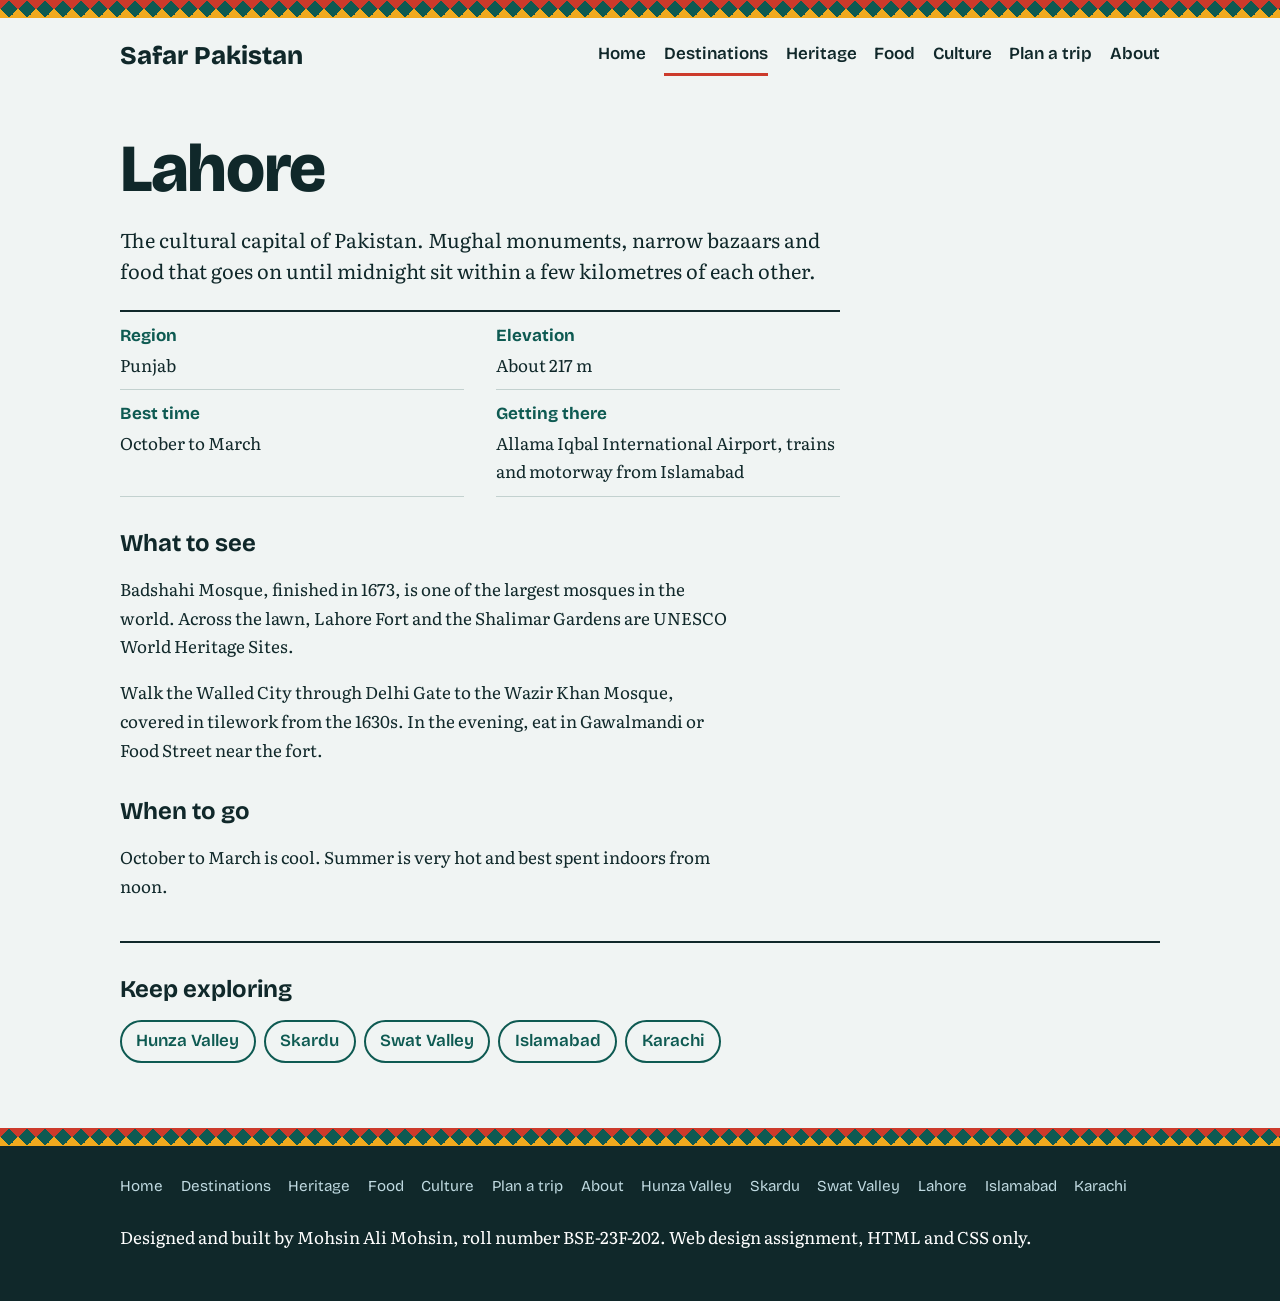
<file: lahore.html>
<!DOCTYPE html>
<html lang="en">
<head>
<meta charset="utf-8">
<meta name="viewport" content="width=device-width, initial-scale=1">
<title>Lahore | Safar Pakistan</title>
<meta name="description" content="Lahore in Punjab: Walled City, Badshahi Mosque, Lahore Fort, Shalimar Gardens and food streets.">
<link rel="preconnect" href="https://fonts.googleapis.com">
<link rel="preconnect" href="https://fonts.gstatic.com" crossorigin>
<link href="https://fonts.googleapis.com/css2?family=Bricolage+Grotesque:wght@600;800&amp;family=Literata:wght@400;600&amp;display=swap" rel="stylesheet">
<link rel="stylesheet" href="style.css">
</head>
<body>
<div class="band" aria-hidden="true"></div>
<header class="wrap top">
<a class="brand" href="index.html">Safar Pakistan</a>
<nav aria-label="Main"><a href="index.html">Home</a><a href="destinations.html" aria-current="page">Destinations</a><a href="heritage.html">Heritage</a><a href="food.html">Food</a><a href="culture.html">Culture</a><a href="travel-guide.html">Plan a trip</a><a href="about.html">About</a></nav>
</header>
<main class="wrap">
<article class="page"><h1>Lahore</h1><p class="lead">The cultural capital of Pakistan. Mughal monuments, narrow bazaars and food that goes on until midnight sit within a few kilometres of each other.</p><dl class="facts"><div><dt>Region</dt><dd>Punjab</dd></div><div><dt>Elevation</dt><dd>About 217 m</dd></div><div><dt>Best time</dt><dd>October to March</dd></div><div><dt>Getting there</dt><dd>Allama Iqbal International Airport, trains and motorway from Islamabad</dd></div></dl><section><h2>What to see</h2><p>Badshahi Mosque, finished in 1673, is one of the largest mosques in the world. Across the lawn, Lahore Fort and the Shalimar Gardens are UNESCO World Heritage Sites.</p><p>Walk the Walled City through Delhi Gate to the Wazir Khan Mosque, covered in tilework from the 1630s. In the evening, eat in Gawalmandi or Food Street near the fort.</p></section><section><h2>When to go</h2><p>October to March is cool. Summer is very hot and best spent indoors from noon.</p></section><aside class="more"><h2>Keep exploring</h2><p class="chips"><a href="hunza.html">Hunza Valley</a><a href="skardu.html">Skardu</a><a href="swat.html">Swat Valley</a><a href="islamabad.html">Islamabad</a><a href="karachi.html">Karachi</a></p></aside></article>
</main>
<div class="band" aria-hidden="true"></div>
<footer>
<div class="wrap">
<nav aria-label="All pages"><a href="index.html">Home</a><a href="destinations.html">Destinations</a><a href="heritage.html">Heritage</a><a href="food.html">Food</a><a href="culture.html">Culture</a><a href="travel-guide.html">Plan a trip</a><a href="about.html">About</a><a href="hunza.html">Hunza Valley</a><a href="skardu.html">Skardu</a><a href="swat.html">Swat Valley</a><a href="lahore.html">Lahore</a><a href="islamabad.html">Islamabad</a><a href="karachi.html">Karachi</a></nav>
<p>Designed and built by Mohsin Ali Mohsin, roll number BSE-23F-202. Web design assignment, HTML and CSS only.</p>
</div>
</footer>
</body>
</html>
</file>
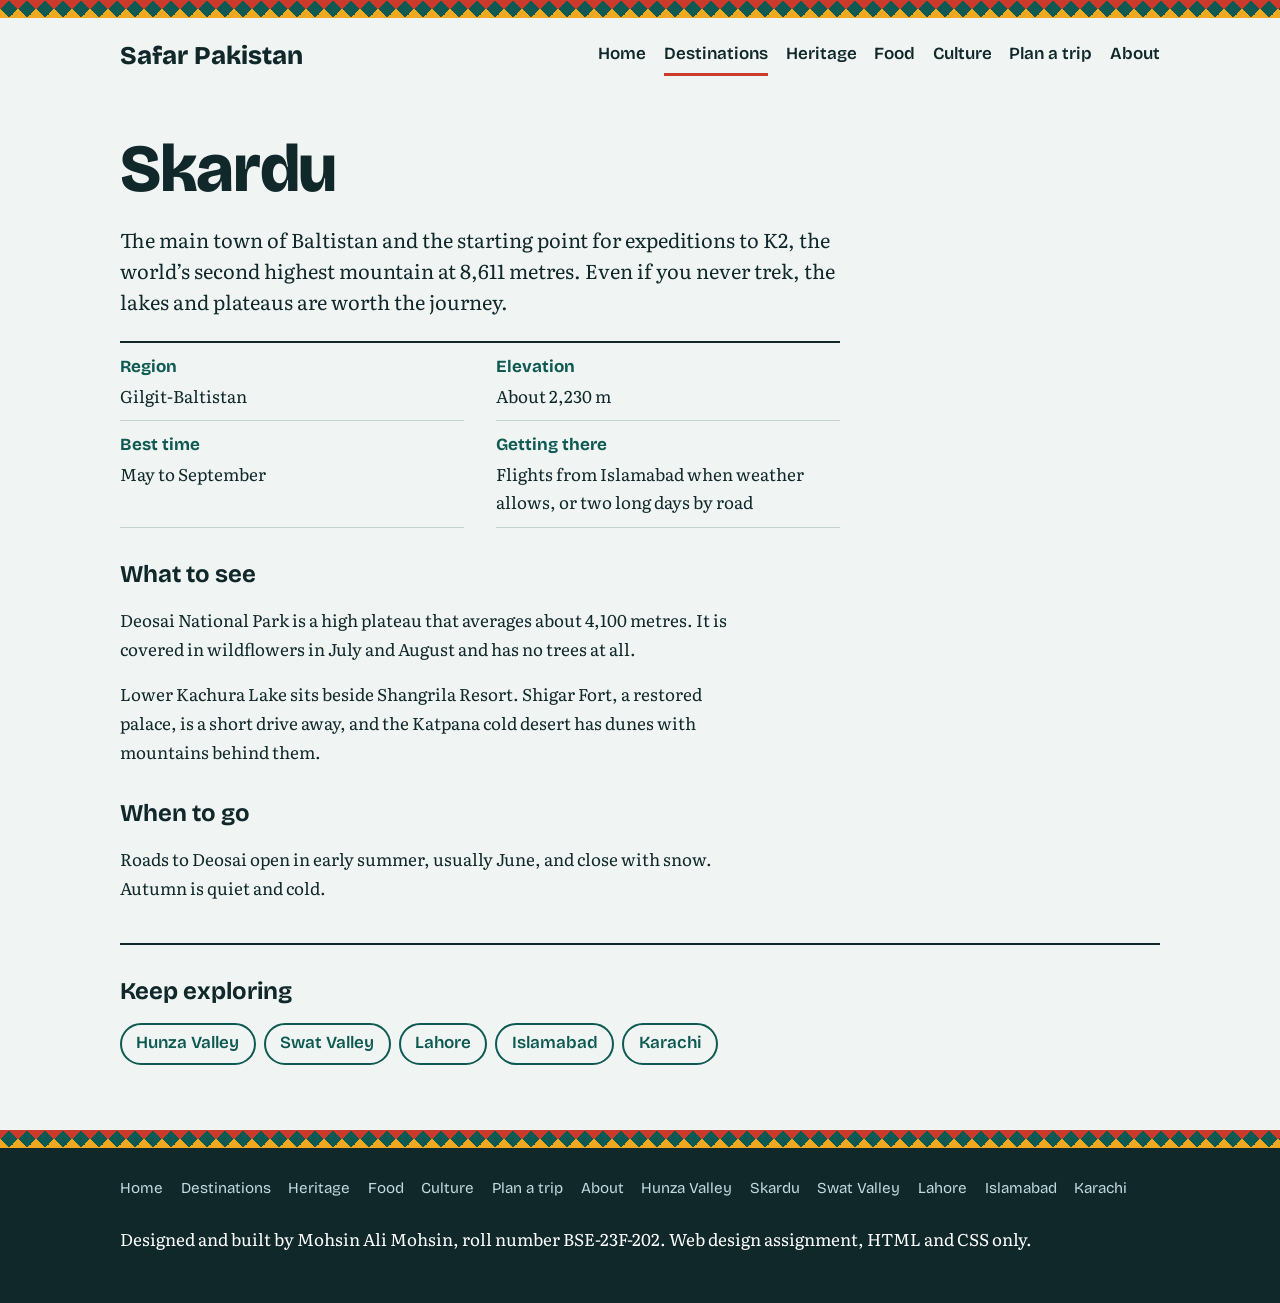
<file: skardu.html>
<!DOCTYPE html>
<html lang="en">
<head>
<meta charset="utf-8">
<meta name="viewport" content="width=device-width, initial-scale=1">
<title>Skardu | Safar Pakistan</title>
<meta name="description" content="Skardu in Gilgit-Baltistan: Deosai, Shangrila, Shigar Fort and the gateway to K2.">
<link rel="preconnect" href="https://fonts.googleapis.com">
<link rel="preconnect" href="https://fonts.gstatic.com" crossorigin>
<link href="https://fonts.googleapis.com/css2?family=Bricolage+Grotesque:wght@600;800&amp;family=Literata:wght@400;600&amp;display=swap" rel="stylesheet">
<link rel="stylesheet" href="style.css">
</head>
<body>
<div class="band" aria-hidden="true"></div>
<header class="wrap top">
<a class="brand" href="index.html">Safar Pakistan</a>
<nav aria-label="Main"><a href="index.html">Home</a><a href="destinations.html" aria-current="page">Destinations</a><a href="heritage.html">Heritage</a><a href="food.html">Food</a><a href="culture.html">Culture</a><a href="travel-guide.html">Plan a trip</a><a href="about.html">About</a></nav>
</header>
<main class="wrap">
<article class="page"><h1>Skardu</h1><p class="lead">The main town of Baltistan and the starting point for expeditions to K2, the world&rsquo;s second highest mountain at 8,611 metres. Even if you never trek, the lakes and plateaus are worth the journey.</p><dl class="facts"><div><dt>Region</dt><dd>Gilgit-Baltistan</dd></div><div><dt>Elevation</dt><dd>About 2,230 m</dd></div><div><dt>Best time</dt><dd>May to September</dd></div><div><dt>Getting there</dt><dd>Flights from Islamabad when weather allows, or two long days by road</dd></div></dl><section><h2>What to see</h2><p>Deosai National Park is a high plateau that averages about 4,100 metres. It is covered in wildflowers in July and August and has no trees at all.</p><p>Lower Kachura Lake sits beside Shangrila Resort. Shigar Fort, a restored palace, is a short drive away, and the Katpana cold desert has dunes with mountains behind them.</p></section><section><h2>When to go</h2><p>Roads to Deosai open in early summer, usually June, and close with snow. Autumn is quiet and cold.</p></section><aside class="more"><h2>Keep exploring</h2><p class="chips"><a href="hunza.html">Hunza Valley</a><a href="swat.html">Swat Valley</a><a href="lahore.html">Lahore</a><a href="islamabad.html">Islamabad</a><a href="karachi.html">Karachi</a></p></aside></article>
</main>
<div class="band" aria-hidden="true"></div>
<footer>
<div class="wrap">
<nav aria-label="All pages"><a href="index.html">Home</a><a href="destinations.html">Destinations</a><a href="heritage.html">Heritage</a><a href="food.html">Food</a><a href="culture.html">Culture</a><a href="travel-guide.html">Plan a trip</a><a href="about.html">About</a><a href="hunza.html">Hunza Valley</a><a href="skardu.html">Skardu</a><a href="swat.html">Swat Valley</a><a href="lahore.html">Lahore</a><a href="islamabad.html">Islamabad</a><a href="karachi.html">Karachi</a></nav>
<p>Designed and built by Mohsin Ali Mohsin, roll number BSE-23F-202. Web design assignment, HTML and CSS only.</p>
</div>
</footer>
</body>
</html>
</file>
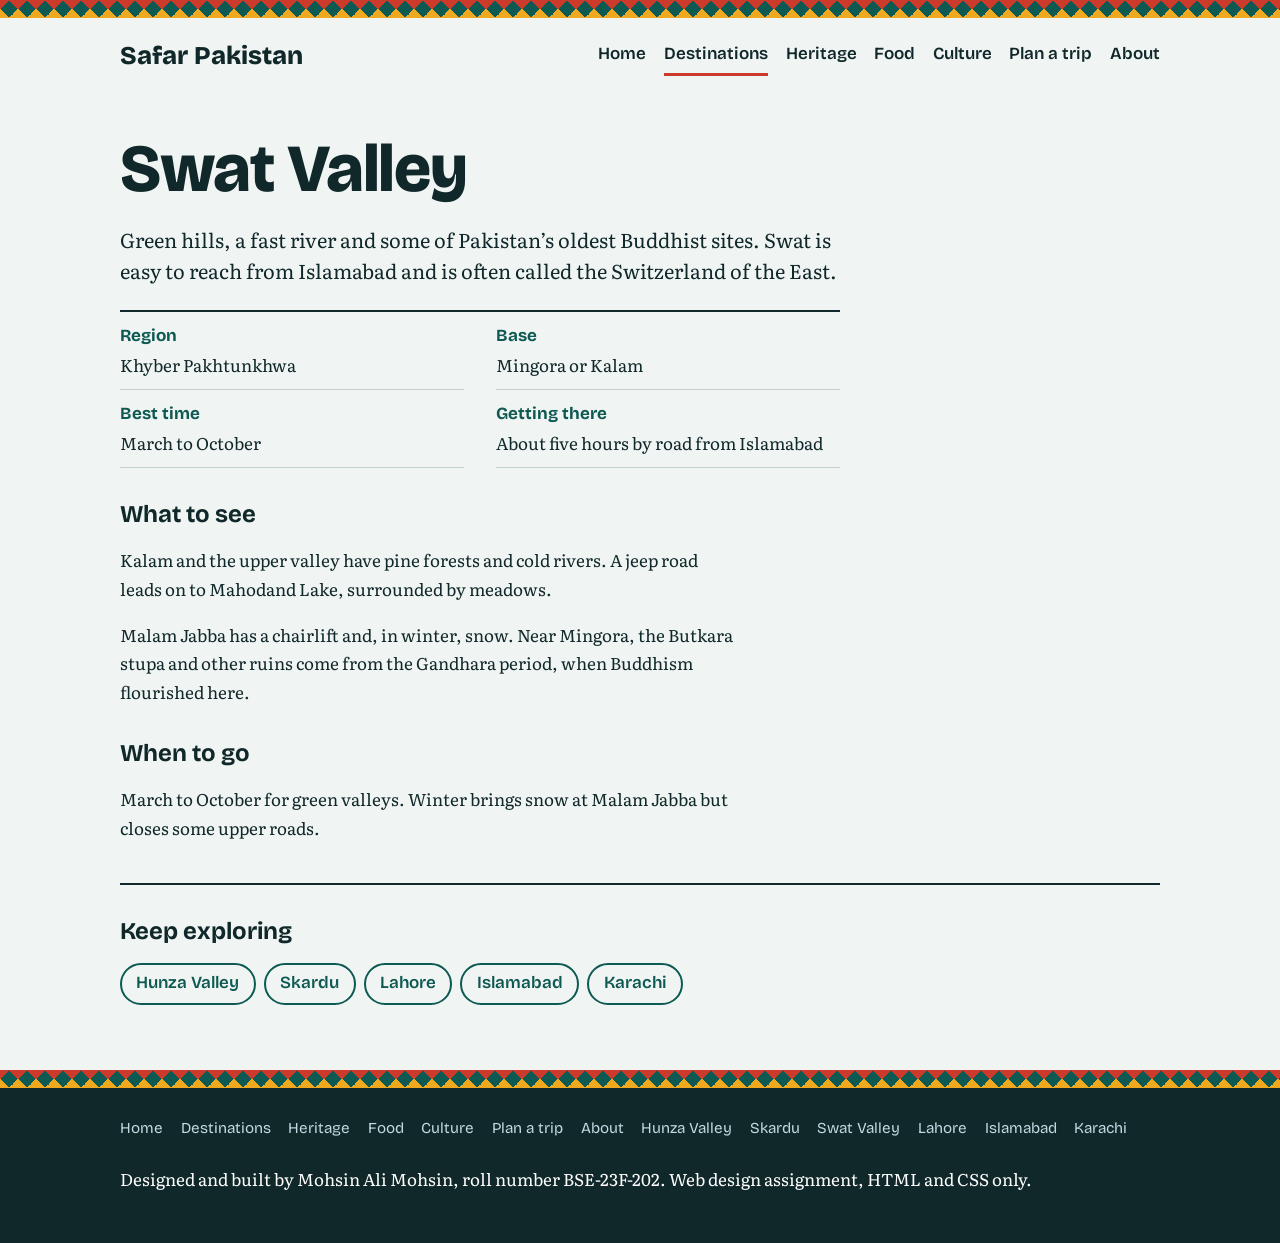
<file: swat.html>
<!DOCTYPE html>
<html lang="en">
<head>
<meta charset="utf-8">
<meta name="viewport" content="width=device-width, initial-scale=1">
<title>Swat Valley | Safar Pakistan</title>
<meta name="description" content="Swat Valley in Khyber Pakhtunkhwa: Kalam, Malam Jabba, Mahodand Lake and Buddhist ruins.">
<link rel="preconnect" href="https://fonts.googleapis.com">
<link rel="preconnect" href="https://fonts.gstatic.com" crossorigin>
<link href="https://fonts.googleapis.com/css2?family=Bricolage+Grotesque:wght@600;800&amp;family=Literata:wght@400;600&amp;display=swap" rel="stylesheet">
<link rel="stylesheet" href="style.css">
</head>
<body>
<div class="band" aria-hidden="true"></div>
<header class="wrap top">
<a class="brand" href="index.html">Safar Pakistan</a>
<nav aria-label="Main"><a href="index.html">Home</a><a href="destinations.html" aria-current="page">Destinations</a><a href="heritage.html">Heritage</a><a href="food.html">Food</a><a href="culture.html">Culture</a><a href="travel-guide.html">Plan a trip</a><a href="about.html">About</a></nav>
</header>
<main class="wrap">
<article class="page"><h1>Swat Valley</h1><p class="lead">Green hills, a fast river and some of Pakistan&rsquo;s oldest Buddhist sites. Swat is easy to reach from Islamabad and is often called the Switzerland of the East.</p><dl class="facts"><div><dt>Region</dt><dd>Khyber Pakhtunkhwa</dd></div><div><dt>Base</dt><dd>Mingora or Kalam</dd></div><div><dt>Best time</dt><dd>March to October</dd></div><div><dt>Getting there</dt><dd>About five hours by road from Islamabad</dd></div></dl><section><h2>What to see</h2><p>Kalam and the upper valley have pine forests and cold rivers. A jeep road leads on to Mahodand Lake, surrounded by meadows.</p><p>Malam Jabba has a chairlift and, in winter, snow. Near Mingora, the Butkara stupa and other ruins come from the Gandhara period, when Buddhism flourished here.</p></section><section><h2>When to go</h2><p>March to October for green valleys. Winter brings snow at Malam Jabba but closes some upper roads.</p></section><aside class="more"><h2>Keep exploring</h2><p class="chips"><a href="hunza.html">Hunza Valley</a><a href="skardu.html">Skardu</a><a href="lahore.html">Lahore</a><a href="islamabad.html">Islamabad</a><a href="karachi.html">Karachi</a></p></aside></article>
</main>
<div class="band" aria-hidden="true"></div>
<footer>
<div class="wrap">
<nav aria-label="All pages"><a href="index.html">Home</a><a href="destinations.html">Destinations</a><a href="heritage.html">Heritage</a><a href="food.html">Food</a><a href="culture.html">Culture</a><a href="travel-guide.html">Plan a trip</a><a href="about.html">About</a><a href="hunza.html">Hunza Valley</a><a href="skardu.html">Skardu</a><a href="swat.html">Swat Valley</a><a href="lahore.html">Lahore</a><a href="islamabad.html">Islamabad</a><a href="karachi.html">Karachi</a></nav>
<p>Designed and built by Mohsin Ali Mohsin, roll number BSE-23F-202. Web design assignment, HTML and CSS only.</p>
</div>
</footer>
</body>
</html>
</file>
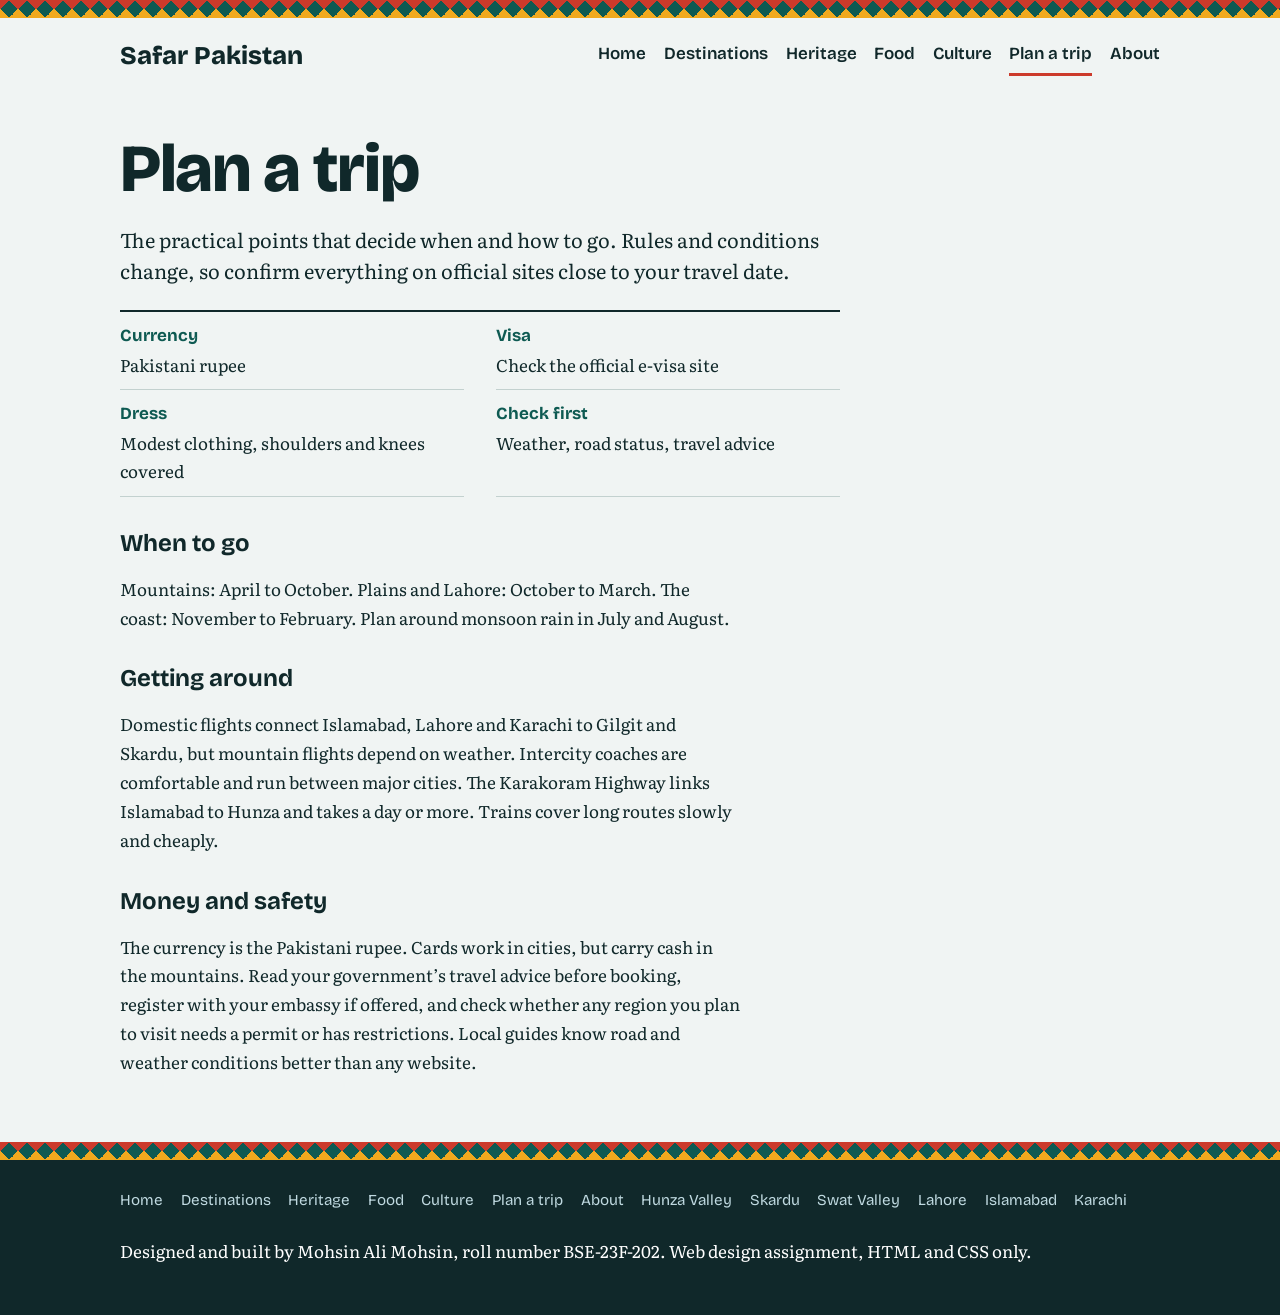
<file: travel-guide.html>
<!DOCTYPE html>
<html lang="en">
<head>
<meta charset="utf-8">
<meta name="viewport" content="width=device-width, initial-scale=1">
<title>Plan a trip | Safar Pakistan</title>
<meta name="description" content="Plan a trip to Pakistan: best season, transport, money, etiquette and safety checks.">
<link rel="preconnect" href="https://fonts.googleapis.com">
<link rel="preconnect" href="https://fonts.gstatic.com" crossorigin>
<link href="https://fonts.googleapis.com/css2?family=Bricolage+Grotesque:wght@600;800&amp;family=Literata:wght@400;600&amp;display=swap" rel="stylesheet">
<link rel="stylesheet" href="style.css">
</head>
<body>
<div class="band" aria-hidden="true"></div>
<header class="wrap top">
<a class="brand" href="index.html">Safar Pakistan</a>
<nav aria-label="Main"><a href="index.html">Home</a><a href="destinations.html">Destinations</a><a href="heritage.html">Heritage</a><a href="food.html">Food</a><a href="culture.html">Culture</a><a href="travel-guide.html" aria-current="page">Plan a trip</a><a href="about.html">About</a></nav>
</header>
<main class="wrap">
<article class="page"><h1>Plan a trip</h1><p class="lead">The practical points that decide when and how to go. Rules and conditions change, so confirm everything on official sites close to your travel date.</p><dl class="facts"><div><dt>Currency</dt><dd>Pakistani rupee</dd></div><div><dt>Visa</dt><dd>Check the official e-visa site</dd></div><div><dt>Dress</dt><dd>Modest clothing, shoulders and knees covered</dd></div><div><dt>Check first</dt><dd>Weather, road status, travel advice</dd></div></dl><section><h2>When to go</h2><p>Mountains: April to October. Plains and Lahore: October to March. The coast: November to February. Plan around monsoon rain in July and August.</p></section><section><h2>Getting around</h2><p>Domestic flights connect Islamabad, Lahore and Karachi to Gilgit and Skardu, but mountain flights depend on weather. Intercity coaches are comfortable and run between major cities. The Karakoram Highway links Islamabad to Hunza and takes a day or more. Trains cover long routes slowly and cheaply.</p></section><section><h2>Money and safety</h2><p>The currency is the Pakistani rupee. Cards work in cities, but carry cash in the mountains. Read your government&rsquo;s travel advice before booking, register with your embassy if offered, and check whether any region you plan to visit needs a permit or has restrictions. Local guides know road and weather conditions better than any website.</p></section></article>
</main>
<div class="band" aria-hidden="true"></div>
<footer>
<div class="wrap">
<nav aria-label="All pages"><a href="index.html">Home</a><a href="destinations.html">Destinations</a><a href="heritage.html">Heritage</a><a href="food.html">Food</a><a href="culture.html">Culture</a><a href="travel-guide.html">Plan a trip</a><a href="about.html">About</a><a href="hunza.html">Hunza Valley</a><a href="skardu.html">Skardu</a><a href="swat.html">Swat Valley</a><a href="lahore.html">Lahore</a><a href="islamabad.html">Islamabad</a><a href="karachi.html">Karachi</a></nav>
<p>Designed and built by Mohsin Ali Mohsin, roll number BSE-23F-202. Web design assignment, HTML and CSS only.</p>
</div>
</footer>
</body>
</html>
</file>
<file: style.css>
:root{--ink:#10282a;--teal:#0e5a52;--gold:#f0a91e;--red:#cc3a2b;--snow:#f0f4f3;--ice:#bfd9e0;--line:#c3d1cf}
*{box-sizing:border-box}
body{margin:0;background:var(--snow);color:var(--ink);font:1.0625rem/1.7 Literata,Georgia,serif}
h1,h2,.brand,nav a,.btn,.ladder,dt,.rows a{font-family:"Bricolage Grotesque",system-ui,sans-serif}
a{color:var(--teal);text-underline-offset:3px}
a:focus-visible{outline:3px solid var(--ink);outline-offset:3px}
.wrap{max-width:1080px;margin:0 auto;padding:0 1.25rem}
.band{height:18px;background-color:var(--teal);background-image:linear-gradient(135deg,var(--red) 25%,transparent 25%),linear-gradient(225deg,var(--red) 25%,transparent 25%),linear-gradient(45deg,var(--gold) 25%,transparent 25%),linear-gradient(315deg,var(--gold) 25%,transparent 25%);background-size:18px 18px}
.top{display:flex;flex-wrap:wrap;justify-content:space-between;align-items:center;gap:.5rem 2rem;padding-top:1rem;padding-bottom:1rem}
.brand{font-size:1.6rem;font-weight:800;text-decoration:none;color:var(--ink)}
nav{display:flex;flex-wrap:wrap;gap:.25rem 1.1rem}
nav a{text-decoration:none;color:var(--ink);font-weight:600;padding:.25rem 0;border-bottom:3px solid transparent}
nav a:hover,nav a[aria-current]{border-bottom-color:var(--red)}
h1{font-size:clamp(2.3rem,6vw,4.2rem);line-height:1.05;letter-spacing:-.02em;font-weight:800;margin:1rem 0}
h2{font-size:1.5rem;line-height:1.2;margin:2rem 0 .5rem}
p{max-width:62ch}
.lead{font-size:1.25rem;line-height:1.55}
.hero{display:grid;gap:2.5rem;padding:2rem 0 3rem}
@media(min-width:820px){.hero{grid-template-columns:1.1fr 1fr;align-items:center}.split{grid-template-columns:repeat(3,1fr)}}
.actions{display:flex;flex-wrap:wrap;gap:.75rem;margin-top:1.5rem}
.btn{display:inline-block;background:var(--red);color:#fff;font-weight:700;text-decoration:none;padding:.7rem 1.3rem;border-radius:4px}
.btn.alt{background:var(--gold);color:var(--ink)}
.btn:hover{filter:brightness(.92)}
figure{margin:0;background:#fff;border:2px solid var(--ink);padding:1.25rem}
figcaption{font-family:"Bricolage Grotesque",system-ui,sans-serif;font-weight:700;margin-bottom:.75rem}
.ladder{list-style:none;margin:0;padding:0;font-size:.95rem}
.ladder li{display:grid;grid-template-columns:8.5rem 1fr;gap:.75rem;align-items:center;margin:.45rem 0}
.track{display:flex;align-items:center;gap:.5rem}
.track i{display:block;height:14px;background:var(--teal);min-width:4px}
.ladder li:first-child i{background:var(--gold)}
.track b{white-space:nowrap}
.split{display:grid;gap:2rem;border-top:2px solid var(--ink);padding:1rem 0 3rem}
.page{padding:1.5rem 0 3rem}
.facts{display:grid;gap:0;margin:1.5rem 0;border-top:2px solid var(--ink);max-width:720px}
@media(min-width:620px){.facts{grid-template-columns:1fr 1fr;column-gap:2rem}}
.facts div{padding:.6rem 0;border-bottom:1px solid var(--line)}
dt{font-weight:700;color:var(--teal)}
dd{margin:0}
.rows{list-style:none;margin:2rem 0;padding:0;border-top:2px solid var(--ink)}
.rows a{display:grid;gap:.1rem 1.5rem;padding:1rem 0;border-bottom:1px solid var(--line);text-decoration:none;color:var(--ink)}
.rows strong{font-size:1.4rem}
@media(min-width:760px){.rows a{grid-template-columns:1.2fr 1fr 1.4fr;align-items:baseline}}
.rows a:hover strong{color:var(--red)}
.more{border-top:2px solid var(--ink);margin-top:2.5rem}
.chips{display:flex;flex-wrap:wrap;gap:.5rem}
.chips a{border:2px solid var(--teal);padding:.3rem .9rem;border-radius:99px;text-decoration:none;font-family:"Bricolage Grotesque",system-ui,sans-serif;font-weight:600}
.chips a:hover{background:var(--teal);color:#fff}
footer{background:var(--ink);color:#fff;padding:1.5rem 0 2rem}
footer nav a{color:var(--ice);font-weight:400;font-size:.95rem}
footer nav a:hover{border-bottom-color:var(--gold)}
footer p{margin-top:1rem;max-width:none}
code{background:var(--ice);padding:0 .3rem;border-radius:3px}
</file>
